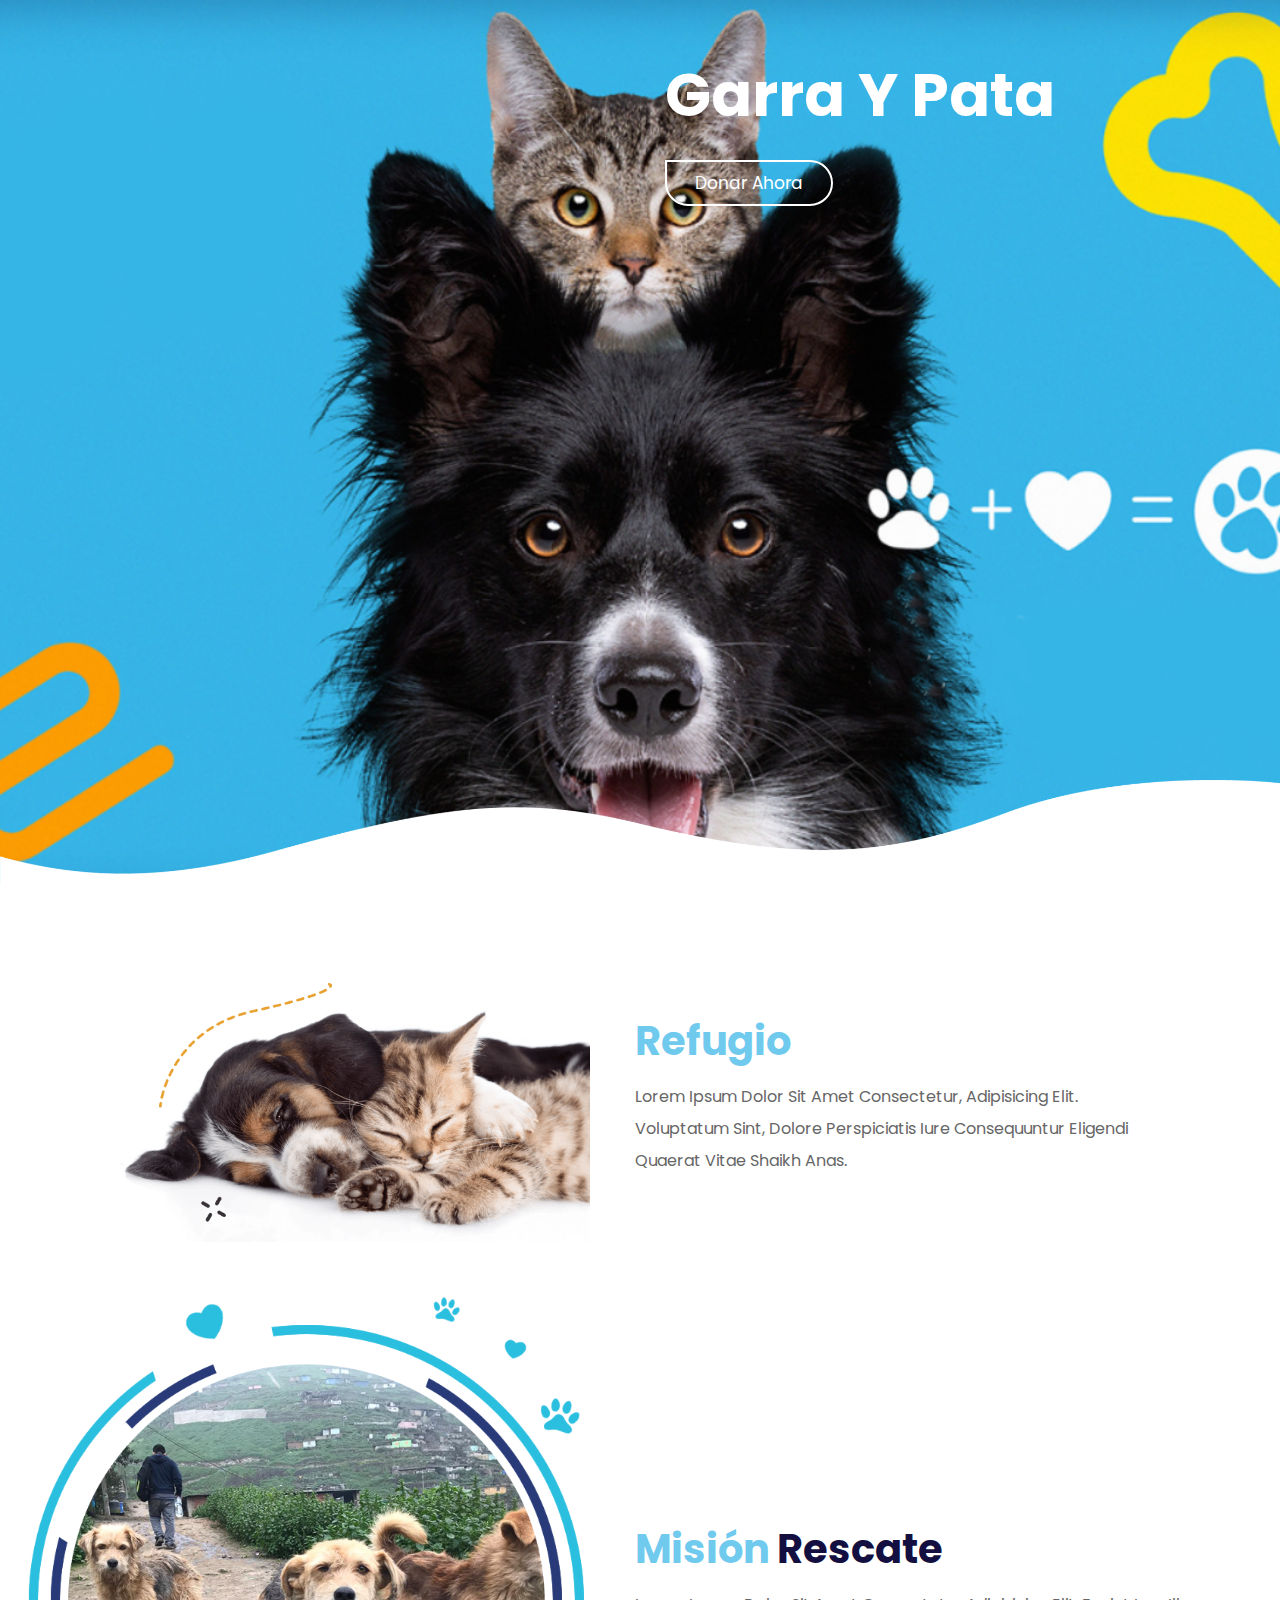
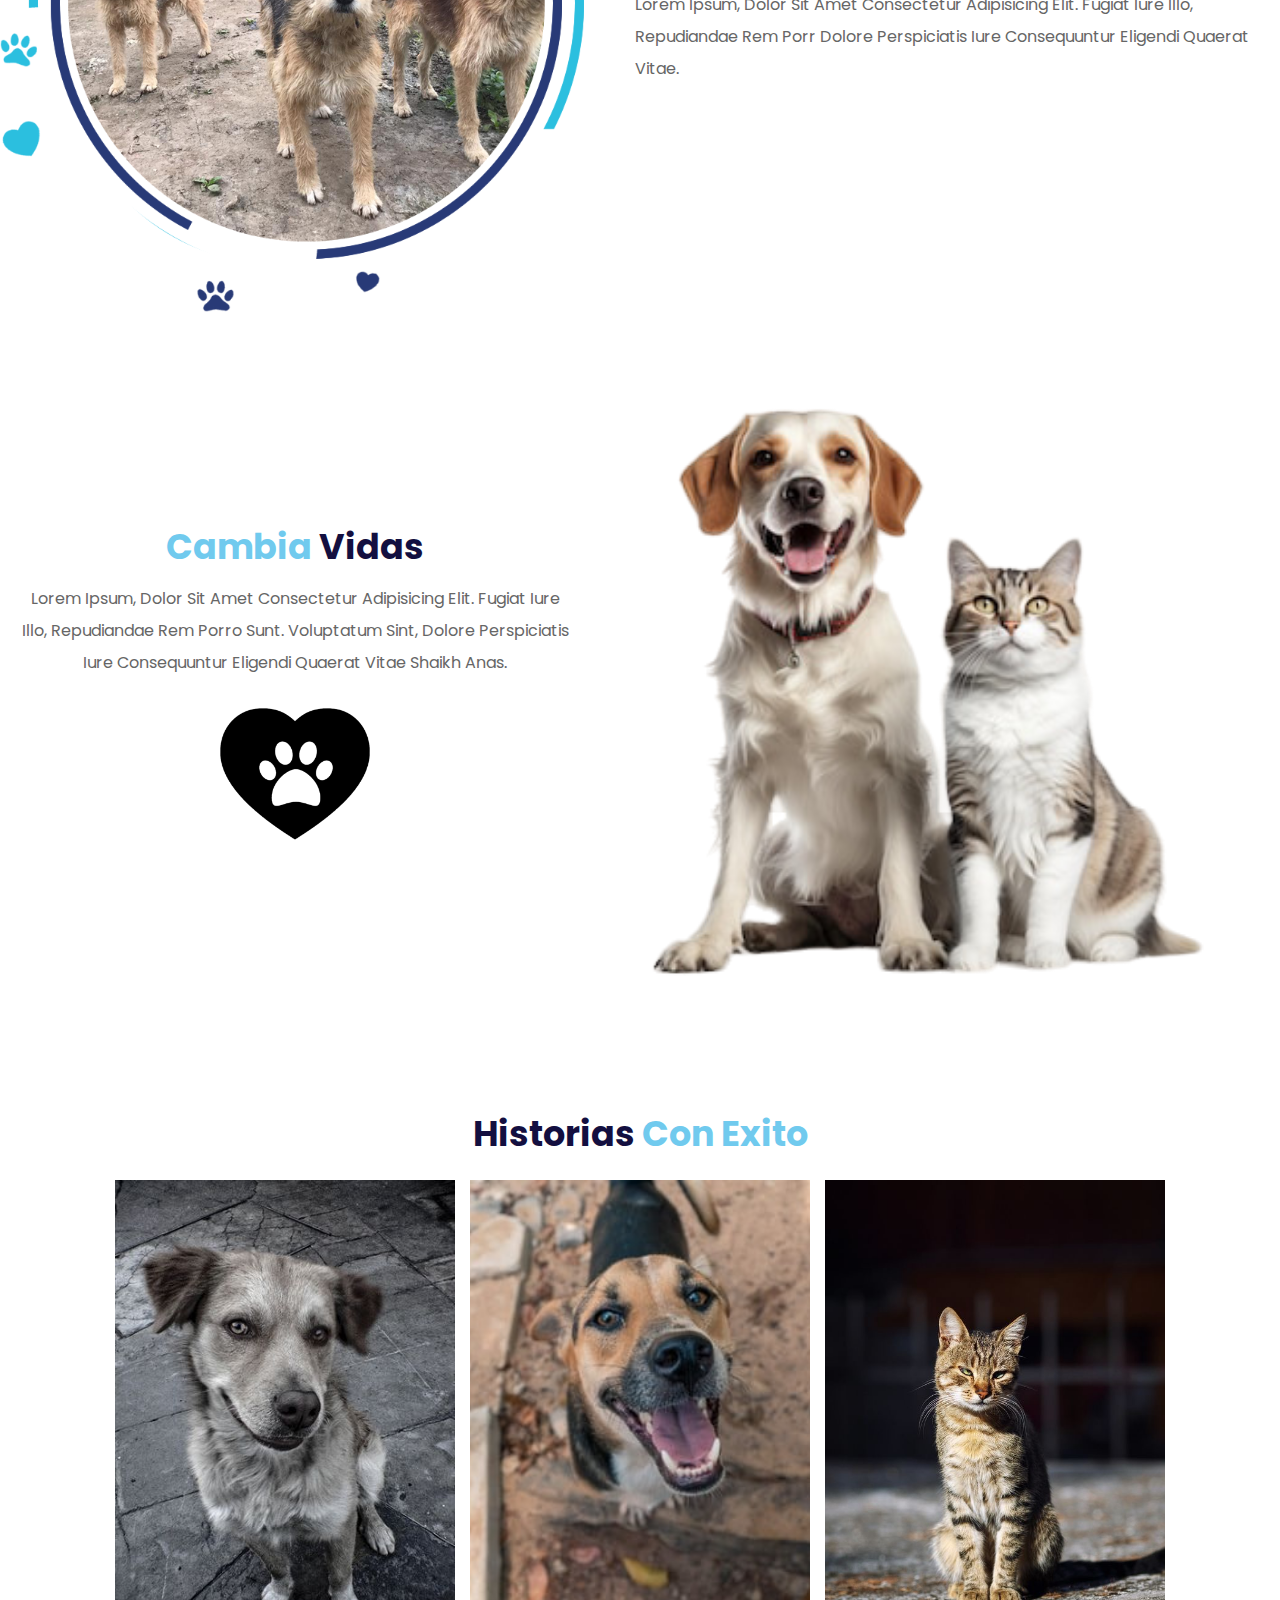
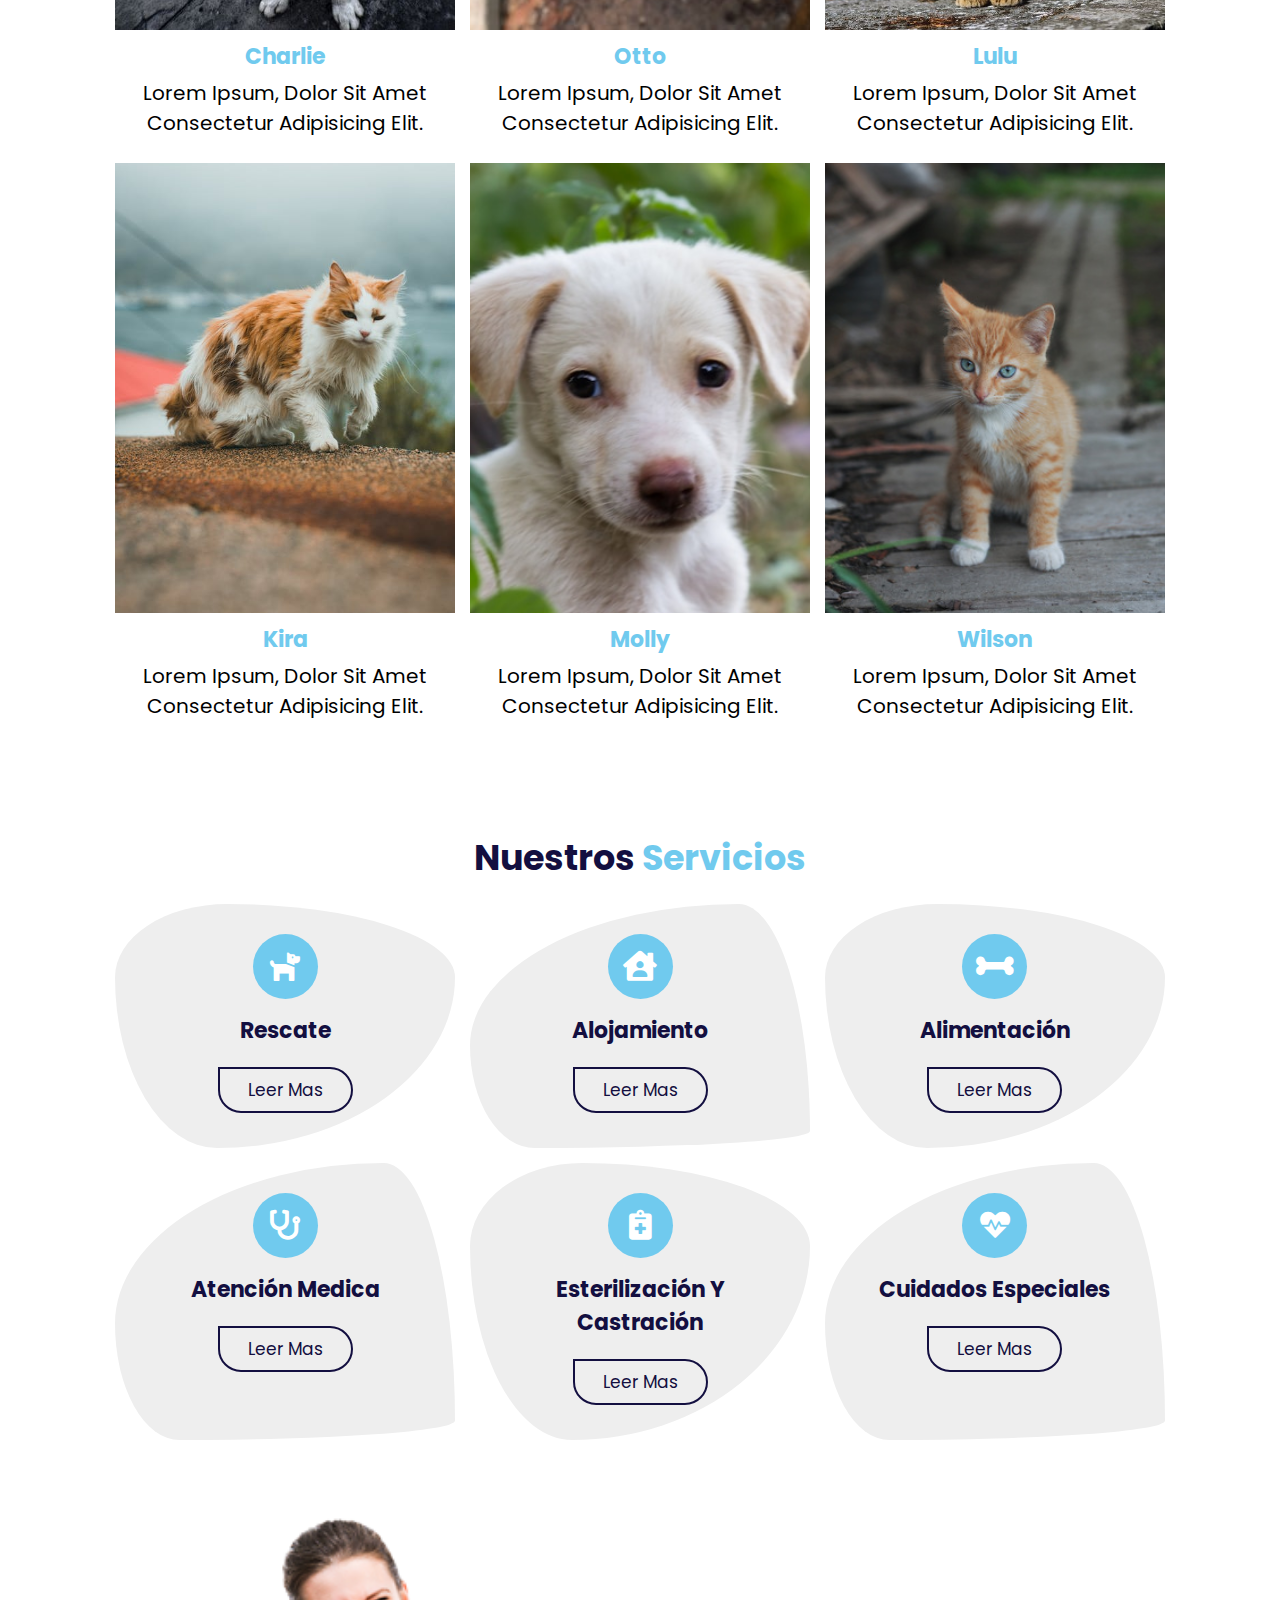
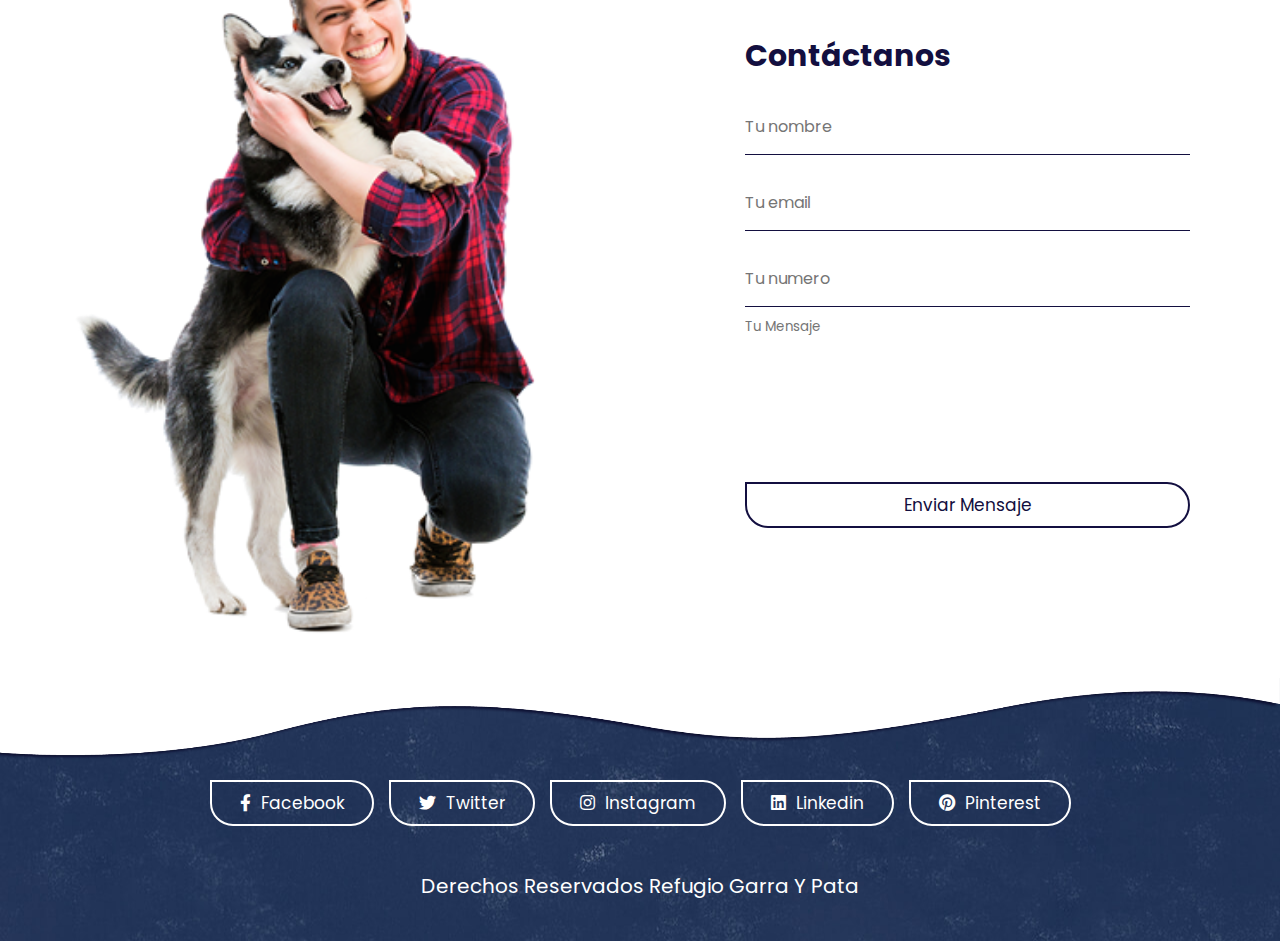
<file: index.html>
<!DOCTYPE html>
<html lang="en">
<head>
    <meta charset="UTF-8">
    <meta http-equiv="X-UA-Compatible" content="IE=edge">
    <meta name="viewport" content="width=device-width, initial-scale=1.0">
    <title>¡AMIGUITOS DE 4 PATAS!</title>

    <!-- font awesome cdn link  -->
    <link rel="stylesheet" href="https://cdnjs.cloudflare.com/ajax/libs/font-awesome/5.15.4/css/all.min.css">

    <!-- custom css file link  -->
    <link rel="stylesheet" href="css/style.css">

</head>
<body>
  
<!-- header section starts  -->

<header class="header">

    <a href="#" class="logo"> <i class="fas fa-paw"></i> Garra y Pata </a>

    <nav class="navbar">
        <a href="index inicio.html">inicio</a>
        <a href="index sobre.html">sobre animalitos</a>
        <a href="index shop.html">historias con Exito</a>
        <a href="index servicios.html">servicios</a>
        <a href="index contacto.html">contactanos!</a>
    </nav>

    <div class="icons">
        <div class="fas fa-bars" id="menu-btn"></div>

        <div class="fas fa-user" id="login-btn"></div>
    </div>

    <form action="" class="login-form">
        <h3>ingresar</h3>
        <input type="email" name="" placeholder="ingrese su email" id="" class="box">
        <input type="contraseña" name="" placeholder="ingrese su contraseña" id="" class="box">
        <div class="recordar">
            <input type="checkbox" name="" id="recordar">
            <label for="recordar">recordar</label>
        </div>
        <input type="submit" value="acceder" class="btn">
        <div class="links">
            <a href="#">recordar contraseña</a>
            <a href="#">ingresar</a>
        </div>
    </form>

</header>

<!-- header section ends -->

<!-- inicio section starts  -->
<section class="inicio" id="inicio">

    <div class="content">
        <h3>Garra y Pata</h3>
        <a href="#" class="btn">Donar ahora </a>
    </div>
    <img src="image/bottom_wave.png" class="wave" alt="">

</section>

<!-- inicio section ends -->

<!-- sobre section starts  -->

<section class="sobre" id="sobre">
<div class="image">
<img src="image/perros-gatos.png" alt="">
    </div>

        <div class="content">
        <h3>
             <span> Refugio </span>
        </h3>
            <p> Lorem ipsum dolor sit amet consectetur, adipisicing elit. Voluptatum sint, dolore perspiciatis iure consequuntur eligendi quaerat vitae shaikh anas.</p>

    </div>

</section>
<div class="sobre">

<div class="image">
<img src="image/rescate perritos.png" alt="">
</div>
<div class="content">
<h3> <span> Misión</span> rescate </h3>
<p>  Lorem ipsum, dolor sit amet consectetur adipisicing elit. 
    Fugiat iure illo, 
    repudiandae rem porr dolore perspiciatis iure 
    consequuntur eligendi quaerat vitae.</p>
</div>

</div>
<div class="cat-food">
    <div class="content">
        <h3> <span> Cambia </span> vidas </h3>
        
        <p>Lorem ipsum, dolor sit amet consectetur adipisicing elit. Fugiat iure illo, repudiandae rem porro sunt.
         Voluptatum sint, dolore perspiciatis iure consequuntur eligendi quaerat vitae shaikh anas.</p>

    <a href="#"> <img src="image/boton donacion.png" alt=""> </a>
    </div>

    <div class="image">
        <img src="image/donacion foto.png" alt="">
    </div>

</div>

<!-- historias con section starts  -->

<section class="shop" id="shop">

    <h1 class="heading"> Historias <span> con Exito </span> </h1>

    <div class="box-container">

        <div class="box">
            <div class="icons">
                <a href="#" class="fas fa-eye"></a>
                <a href="#" class="fas fa-heart"></a>
                <a href="#" class="fas fa-hand-holding-heart"></a>
            </div>
            <div class="image">
                <img src="image/IMG_1JPG.JPG" alt="">
            </div>
            <div class="content">
                <h3>Charlie</h3>
                <div class="amount">Lorem ipsum, dolor sit amet consectetur adipisicing elit.</div>
            </div>
        </div>

        <div class="box">
            <div class="icons">
                <a href="#" class="fas fa-eye"></a>
                <a href="#" class="fas fa-heart"></a>
                <a href="#" class="fas fa-hand-holding-heart"></a>
            </div>
            <div class="image">
                <img src="image/IMG_2.JPG" alt="">
            </div>
            <div class="content">
                <h3>Otto</h3>
                <div class="amount">Lorem ipsum, dolor sit amet consectetur adipisicing elit.</div>
            </div>
        </div>

        <div class="box">
            <div class="icons">
                <a href="#" class="fas fa-eye"></a>
                <a href="#" class="fas fa-heart"></a>
                <a href="#" class="fas fa-hand-holding-heart"></a>
            </div>
            <div class="image">
                <img src="image/IMG_3JPG.JPG" alt="">
            </div>
            <div class="content">
                <h3>Lulu</h3>
                <div class="amount">Lorem ipsum, dolor sit amet consectetur adipisicing elit.</div>
            </div>
        </div>

        <div class="box">
            <div class="icons">
                <a href="#" class="fas fa-eye"></a>
                <a href="#" class="fas fa-heart"></a>
                <a href="#" class="fas fa-hand-holding-heart"></a>
            </div>
            <div class="image">
                <img src="image/IMG_4.JPG" alt="">
            </div>
            <div class="content">
                <h3>Kira</h3>
                <div class="amount">Lorem ipsum, dolor sit amet consectetur adipisicing elit.</div>
            </div>
        </div>

        <div class="box">
            <div class="icons">
                <a href="#" class="fas fa-eye"></a>
                <a href="#" class="fas fa-heart"></a>
                <a href="#" class="fas fa-hand-holding-heart"></a>
            </div>
            <div class="image">
                <img src="image/IMG_5.JPG" alt="">
            </div>
            <div class="content">
                <h3>Molly</h3>
                <div class="amount">Lorem ipsum, dolor sit amet consectetur adipisicing elit.</div>
            </div>
        </div>

        <div class="box">
            <div class="icons">
                <a href="#" class="fas fa-eye"></a>
                <a href="#" class="fas fa-heart"></a>
                <a href="#" class="fas fa-hand-holding-heart"></a>
            </div>
            <div class="image">
                <img src="image/IMG_6.JPG" alt="">
            </div>
            <div class="content">
                <h3>Wilson</h3>
                <div class="amount">Lorem ipsum, dolor sit amet consectetur adipisicing elit.</div>
            </div>
        </div>

    </div>

</section>

<!-- shop section ends -->

<!-- servicios section starts  -->

<section class="servicios" id="servicios">

    <h1 class="heading"> Nuestros <span>servicios</span> </h1>

    <div class="box-container">

        <div class="box">
            <i class="fas fa-dog"></i>
            <h3>Rescate</h3>
            <a href="#" class="btn">leer mas</a>
        </div>

        <div class="box">
            <i class="fas fa-house-user"></i>
            <h3>Alojamiento</h3>
            <a href="#" class="btn">leer mas</a>
        </div>

        <div class="box">
            <i class="fas fa-bone"></i>
            <h3>Alimentación</h3>
            <a href="#" class="btn">leer mas</a>
        </div>

        <div class="box">
            <i class="fas fa-stethoscope"></i>
            <h3>Atención medica</h3>
            <a href="#" class="btn">leer mas</a>
        </div>

        <div class="box">
            <i class="fas fa-notes-medical"></i>
            <h3>Esterilización y Castración</h3> 
            <a href="#" class="btn">leer mas</a>
        </div>

        <div class="box">
            <i class="fas fa-heartbeat"></i>
            <h3>Cuidados especiales</h3>
            <a href="#" class="btn">leer mas</a>
        </div>

    </div>

</section>

<!-- servicios section ends -->



<section class="contacto" id="contacto">

    <div class="image">
        <img src="image/tutores.png" alt="">
    </div>

    <form action="">
        <h3>Contáctanos</h3>
        <input type="text" placeholder="Tu nombre" class="box">
        <input type="email" placeholder="Tu email" class="box">
        <input type="tumber" placeholder="Tu numero" class="box">
        <textarea name="" placeholder="Tu mensaje" id="" cols="30" rows="10"></textarea>
        <input type="submit" value="Enviar mensaje" class="btn">
    </form>

</section>

<section class="footer">

    <img src="image/top_wave.png" alt="">

    <div class="share">
        <a href="#" class="btn"> <i class="fab fa-facebook-f"></i> facebook </a>
        <a href="#" class="btn"> <i class="fab fa-twitter"></i> twitter </a>
        <a href="#" class="btn"> <i class="fab fa-instagram"></i> instagram </a>
        <a href="#" class="btn"> <i class="fab fa-linkedin"></i> linkedin </a>
        <a href="#" class="btn"> <i class="fab fa-pinterest"></i> pinterest </a>
    </div>

    <div class="credit">  derechos reservados refugio garra y pata </div>

</section>




















<!-- custom js file link  -->
<script src="js/script.js"></script>

</body>
</html>
</file>
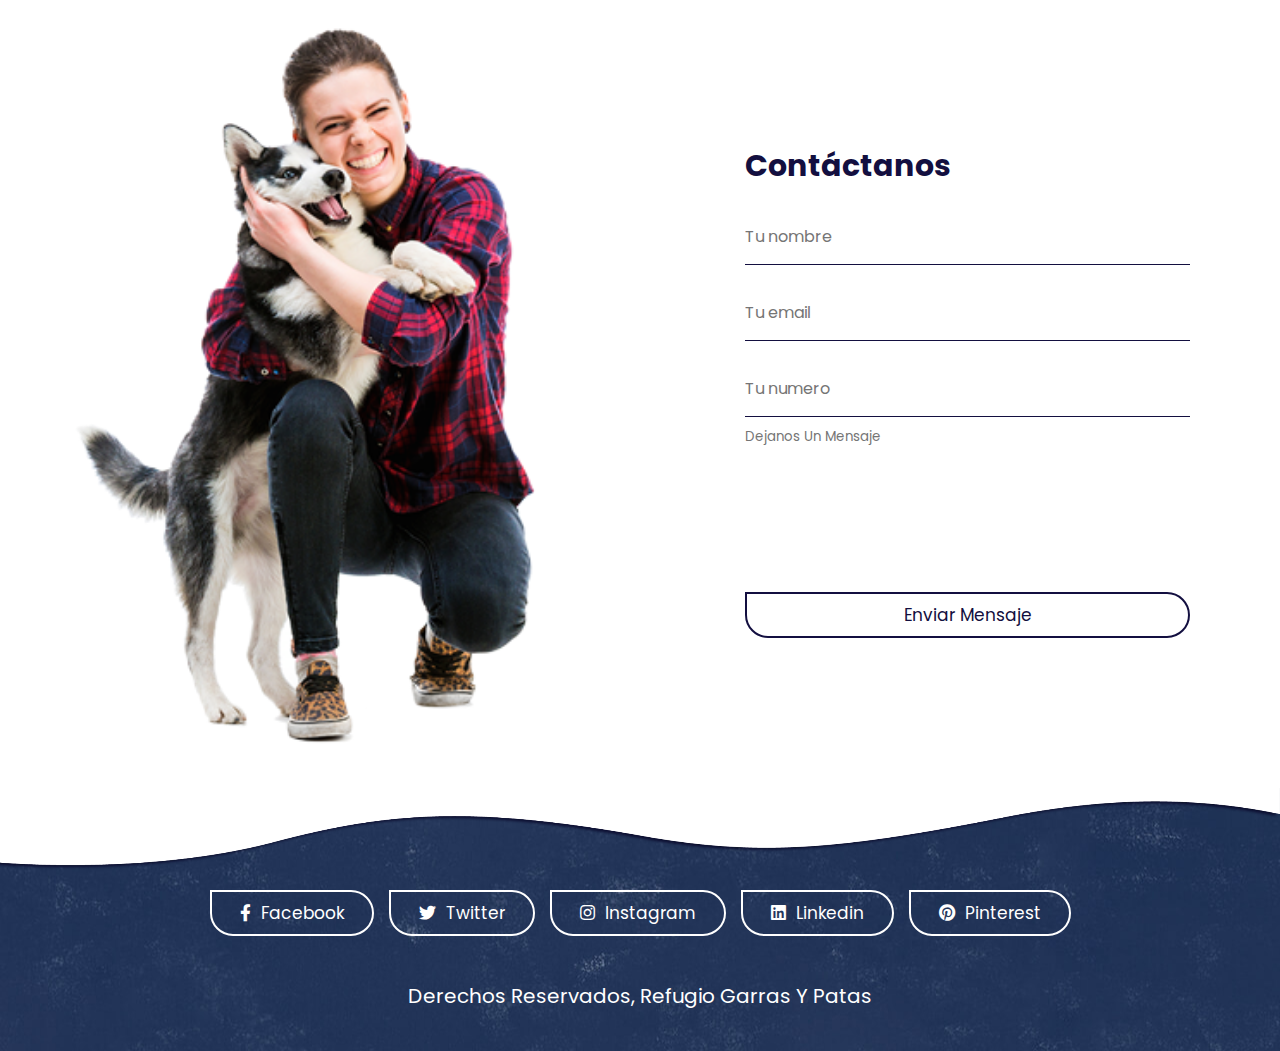
<file: index contacto.html>
<!DOCTYPE html>
<html lang="en">
<head>
    <meta charset="UTF-8">
    <meta http-equiv="X-UA-Compatible" content="IE=edge">
    <meta name="viewport" content="width=device-width, initial-scale=1.0">
    <title>¡AMIGUITOS DE 4 PATAS!</title>

    <!-- font awesome cdn link  -->
    <link rel="stylesheet" href="https://cdnjs.cloudflare.com/ajax/libs/font-awesome/5.15.4/css/all.min.css">

    <!-- custom css file link  -->
    <link rel="stylesheet" href="css/style.css">
    
  </head>
  <body>
    <!-- header section starts  -->

<header class="header">

    <a href="#" class="logo"> <i class="fas fa-paw"></i> Garra y Pata </a>

    <nav class="navbar">
        <a href="index inicio.html">inicio</a>
        <a href="index sobre.html">sobre</a>
        <a href="index shop.html">historias con Exito</a>
        <a href="index servicios.html">servicios</a>
        <a href="index contacto.html">contacto</a>
    </nav>

    <div class="icons">
        <div class="fas fa-bars" id="menu-btn"></div>

        <div class="fas fa-user" id="login-btn"></div>
    </div>

    <form action="" class="login-form">
        <h3>ingresar</h3>
        <input type="email" name="" placeholder="ingrese su email" id="" class="box">
        <input type="contraseña" name="" placeholder="ingrese su contraseña" id="" class="box">
        <div class="recordar">
            <input type="checkbox" name="" id="recordar">
            <label for="recordar">recordar</label>
        </div>
        <input type="submit" value="acceder" class="btn">
        <div class="links">
            <a href="#">recordar contraseña</a>
            <a href="#">ingresar</a>
        </div>
    </form>

</header>

<!-- header section ends -->

<section class="contacto" id="contacto">

    <div class="image">
        <img src="image/tutores.png" alt="">
    </div>

    <form action="">
        <h3>Contáctanos</h3>
        <input type="text" placeholder="Tu nombre" class="box">
        <input type="email" placeholder="Tu email" class="box">
        <input type="tumber" placeholder="Tu numero" class="box">
        <textarea name="" placeholder="Dejanos un mensaje" id="" cols="30" rows="10"></textarea>
        <input type="submit" value="Enviar mensaje" class="btn">
    </form>

</section>

<section class="footer">

    <img src="image/top_wave.png" alt="">

    <div class="share">
        <a href="#" class="btn"> <i class="fab fa-facebook-f"></i> facebook </a>
        <a href="#" class="btn"> <i class="fab fa-twitter"></i> twitter </a>
        <a href="#" class="btn"> <i class="fab fa-instagram"></i> instagram </a>
        <a href="#" class="btn"> <i class="fab fa-linkedin"></i> linkedin </a>
        <a href="#" class="btn"> <i class="fab fa-pinterest"></i> pinterest </a>
    </div>

    <div class="credit">  derechos reservados, refugio garras y patas </div>

</section>




<!-- custom js file link  -->
<script src="js/script.js"></script>

</body>
</html>
</file>
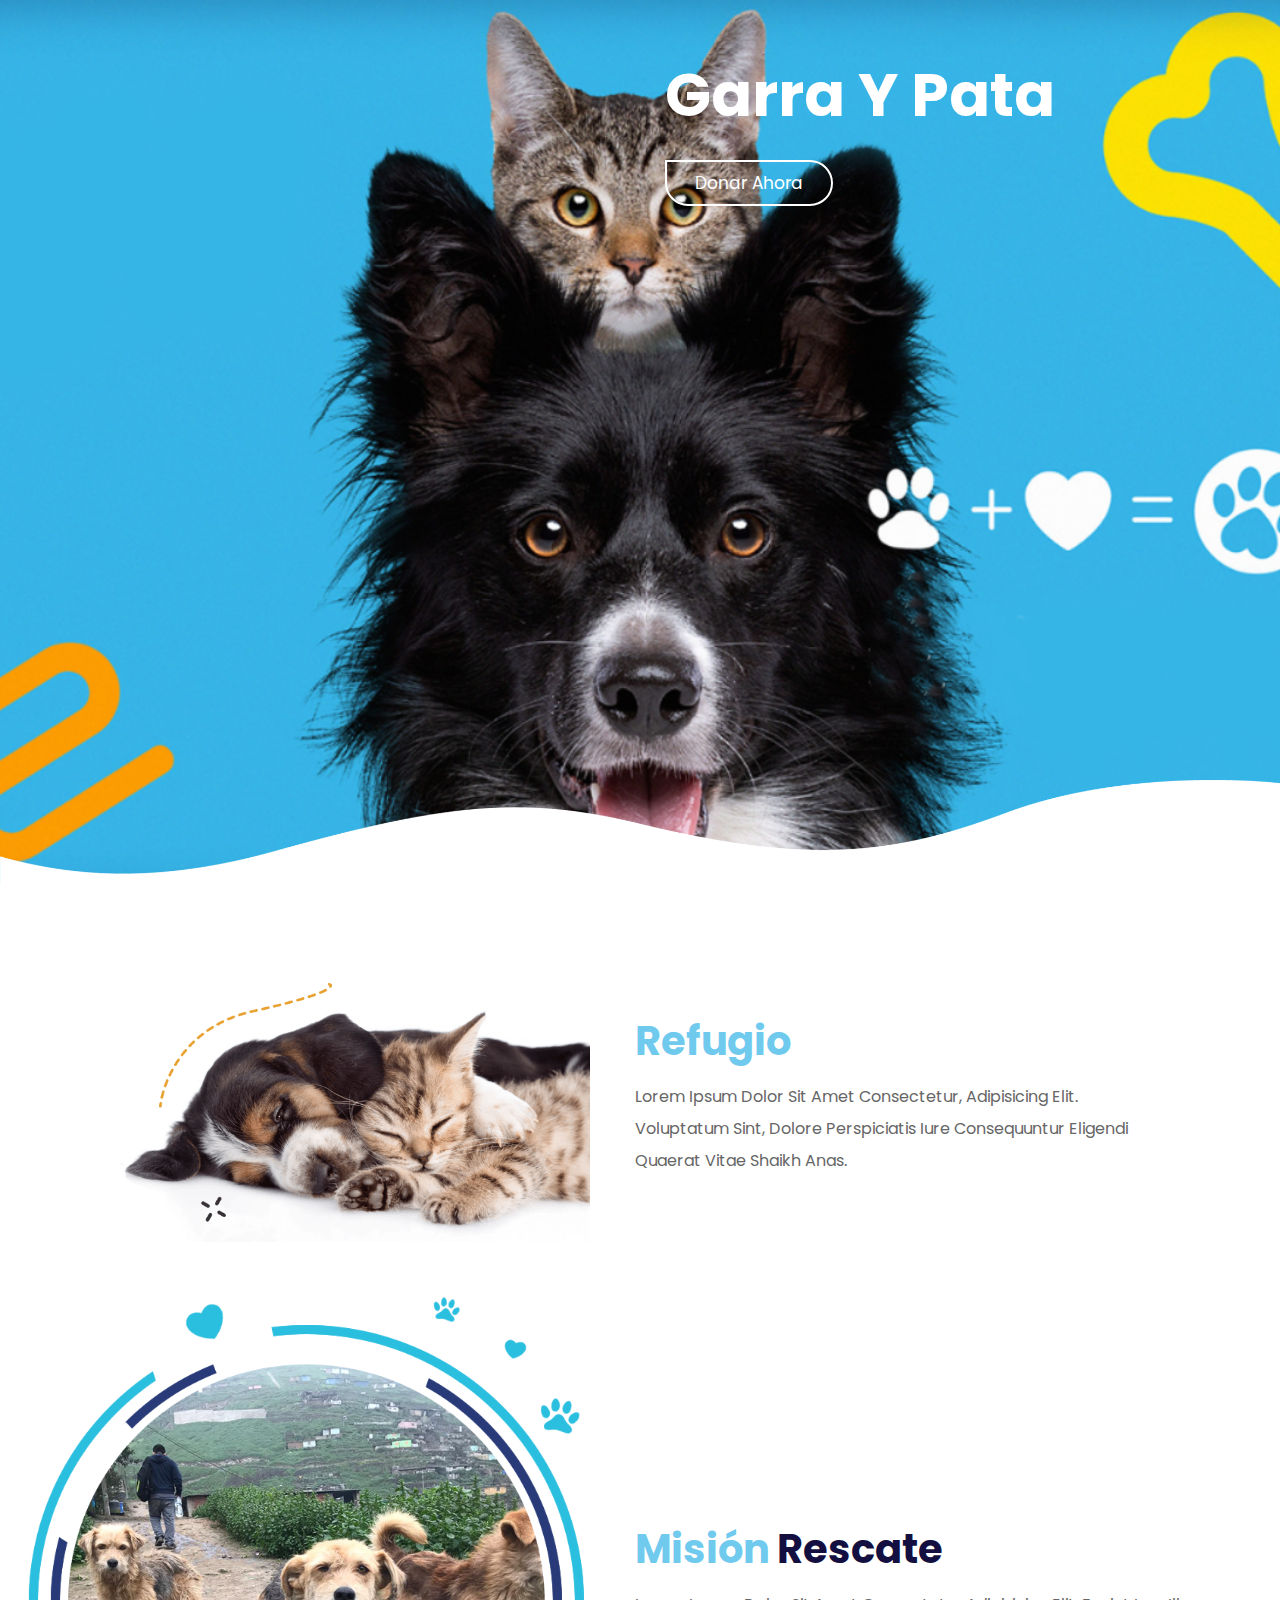
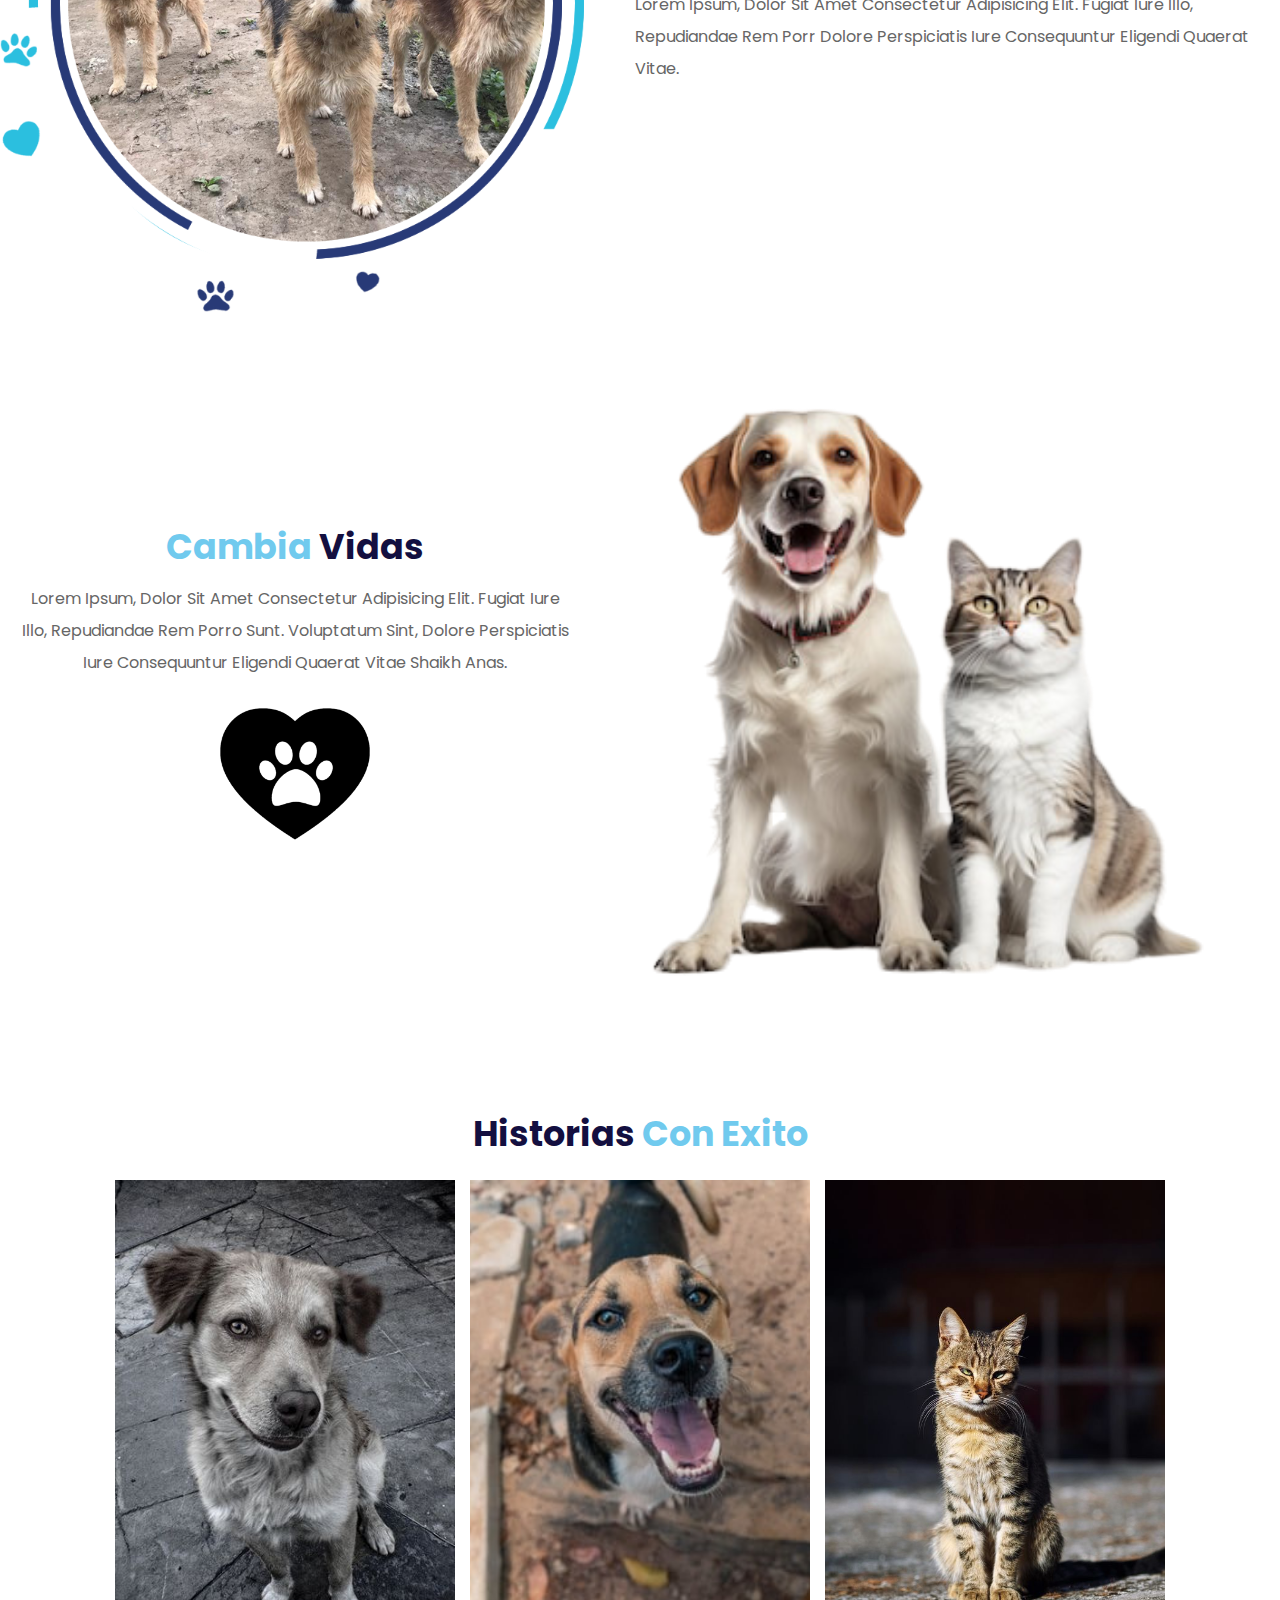
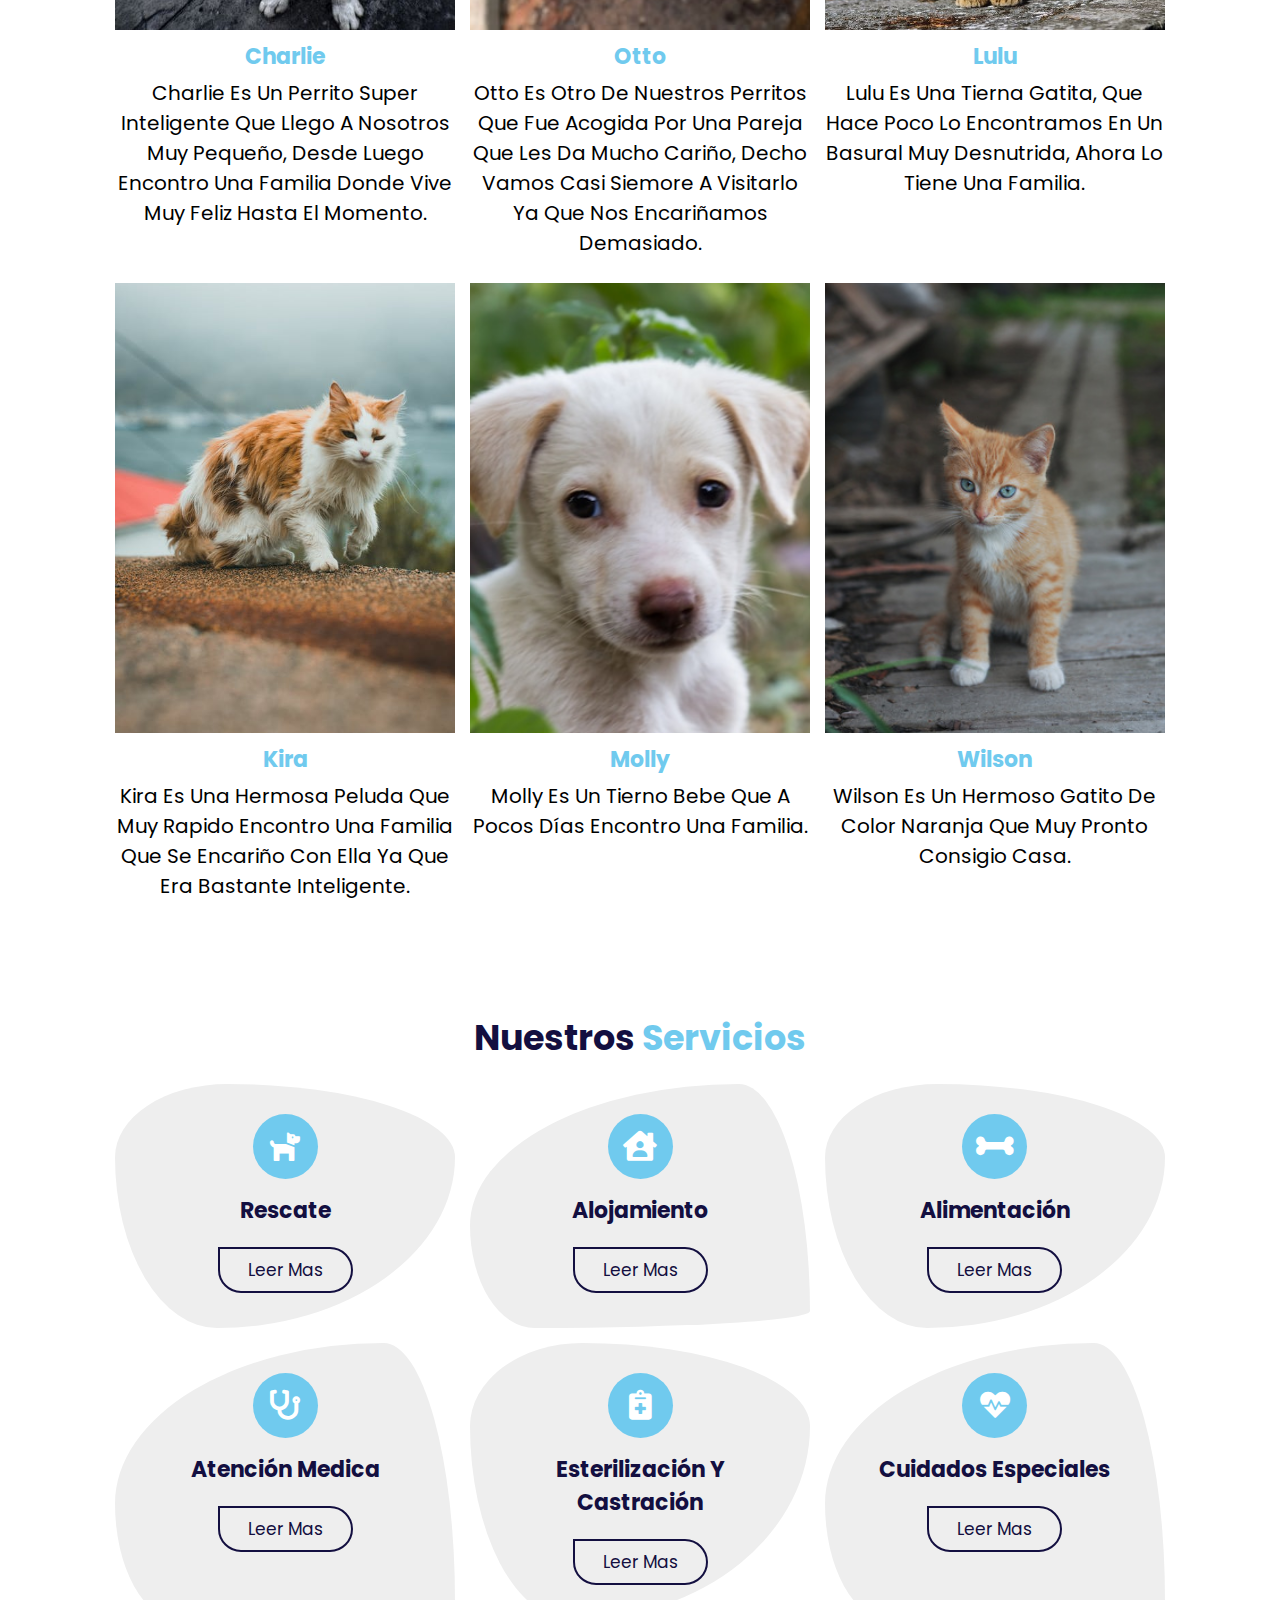
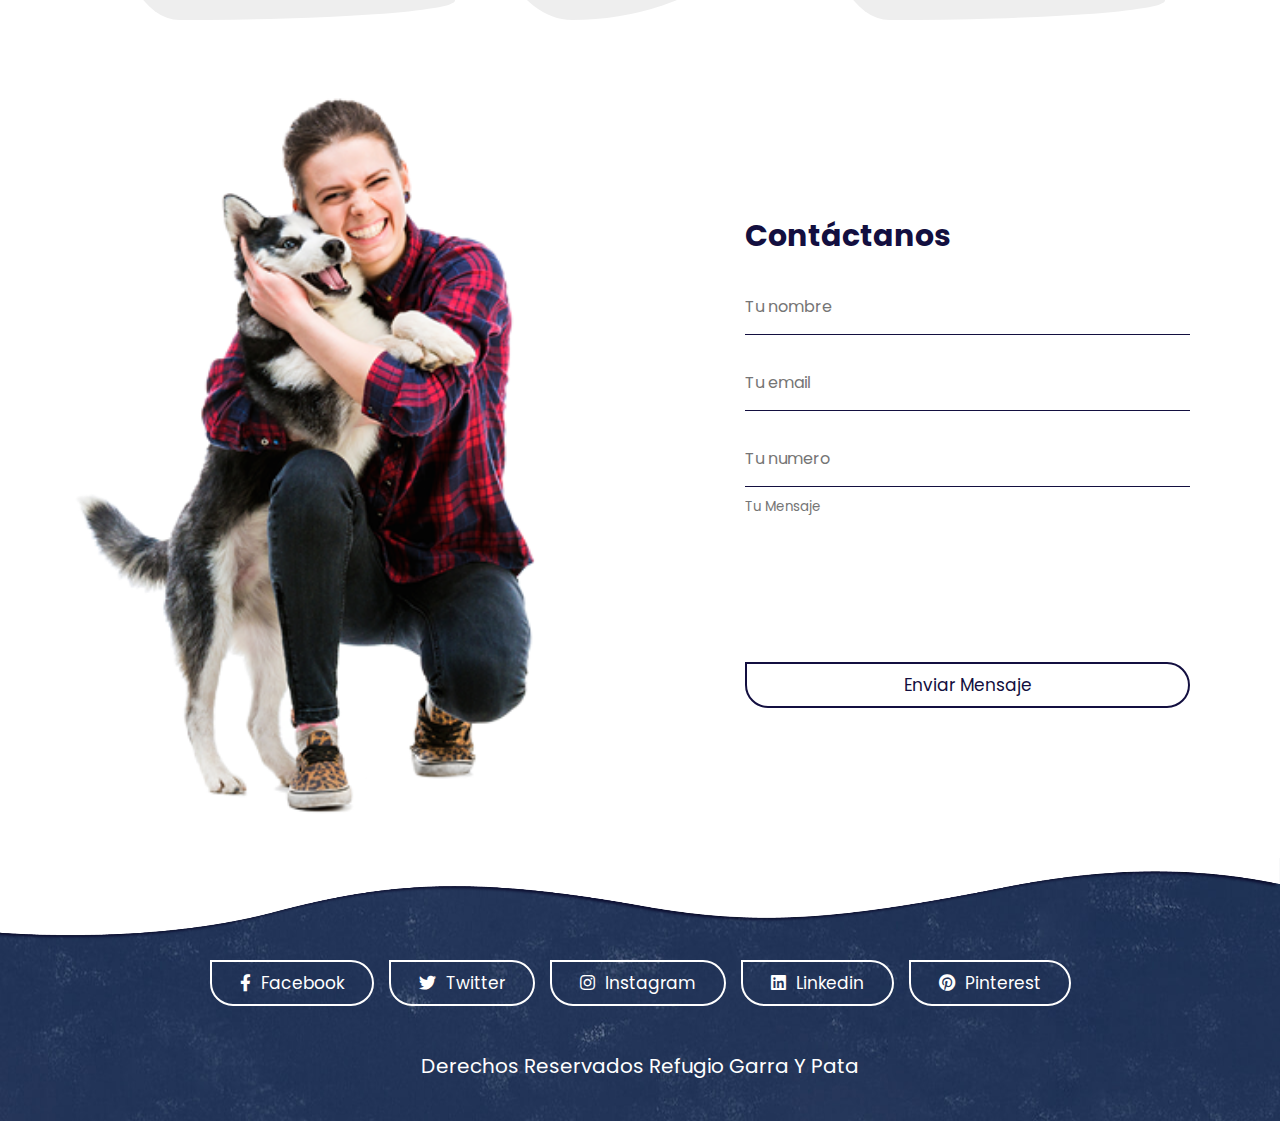
<file: index inicio.html>
<!DOCTYPE html>
<html lang="en">
<head>
    <meta charset="UTF-8">
    <meta http-equiv="X-UA-Compatible" content="IE=edge">
    <meta name="viewport" content="width=device-width, initial-scale=1.0">
    <title>¡AMIGUITOS DE 4 PATAS!</title>

    <!-- font awesome cdn link  -->
    <link rel="stylesheet" href="https://cdnjs.cloudflare.com/ajax/libs/font-awesome/5.15.4/css/all.min.css">

    <!-- custom css file link  -->
    <link rel="stylesheet" href="css/style.css">

</head>
<body>
  
<!-- header section starts  -->

<header class="header">

    <a href="#" class="logo"> <i class="fas fa-paw"></i> Garras y Patas </a>

    <nav class="navbar">
        <a href="index inicio.html">inicio</a>
        <a href="index sobre.html">sobre animalitos</a>
        <a href="index shop.html">historias con Exito</a>
        <a href="index servicios.html">servicios</a>
        <a href="index contacto.html">contactactanos</a>
    </nav>

    <div class="icons">
        <div class="fas fa-bars" id="menu-btn"></div>

        <div class="fas fa-user" id="login-btn"></div>
    </div>

    <form action="" class="login-form">
        <h3>ingresar</h3>
        <input type="email" name="" placeholder="ingrese su email" id="" class="box">
        <input type="contraseña" name="" placeholder="ingrese su contraseña" id="" class="box">
        <div class="recordar">
            <input type="checkbox" name="" id="recordar">
            <label for="recordar">recordar</label>
        </div>
        <input type="submit" value="acceder" class="btn">
        <div class="links">
            <a href="#">recordar contraseña</a>
            <a href="#">ingresar</a>
        </div>
    </form>

</header>

<!-- header section ends -->

<!-- inicio section starts  -->
<section class="inicio" id="inicio">

    <div class="content">
        <h3>Garra y Pata</h3>
        <a href="#" class="btn">Donar ahora </a>
    </div>
    <img src="image/bottom_wave.png" class="wave" alt="">

</section>

<!-- inicio section ends -->

<!-- sobre section starts  -->

<section class="sobre" id="sobre">
<div class="image">
<img src="image/perros-gatos.png" alt="">
    </div>

        <div class="content">
        <h3>
             <span> Refugio </span>
        </h3>
            <p> Lorem ipsum dolor sit amet consectetur, adipisicing elit. Voluptatum sint, dolore perspiciatis iure consequuntur eligendi quaerat vitae shaikh anas.</p>

    </div>

</section>
<div class="sobre">

<div class="image">
<img src="image/rescate perritos.png" alt="">
</div>
<div class="content">
<h3> <span> Misión</span> rescate </h3>
<p>  Lorem ipsum, dolor sit amet consectetur adipisicing elit. Fugiat iure illo, 
    repudiandae rem porr dolore perspiciatis iure consequuntur eligendi quaerat vitae.</p>
</div>

</div>
<div class="cat-food">
    <div class="content">
        <h3> <span> Cambia </span> vidas </h3>
        
        <p>Lorem ipsum, dolor sit amet consectetur adipisicing elit. Fugiat iure illo, repudiandae rem porro sunt.
         Voluptatum sint, dolore perspiciatis iure consequuntur eligendi quaerat vitae shaikh anas.</p>

    <a href="#"> <img src="image/boton donacion.png" alt=""> </a>
    </div>

    <div class="image">
        <img src="image/donacion foto.png" alt="">
    </div>

</div>

<!-- historias con section starts  -->

<section class="shop" id="shop">

    <h1 class="heading"> Historias <span> con Exito </span> </h1>

    <div class="box-container">

        <div class="box">
            <div class="icons">
                <a href="#" class="fas fa-eye"></a>
                <a href="#" class="fas fa-heart"></a>
                <a href="#" class="fas fa-hand-holding-heart"></a>
            </div>
            <div class="image">
                <img src="image/IMG_1JPG.JPG" alt="">
            </div>
            <div class="content">
                <h3>Charlie</h3>
                <div class="amount">Charlie es un perrito super inteligente que llego a nosotros muy pequeño, desde luego encontro una familia donde vive muy feliz hasta el momento.</div>
            </div>
        </div>

        <div class="box">
            <div class="icons">
                <a href="#" class="fas fa-eye"></a>
                <a href="#" class="fas fa-heart"></a>
                <a href="#" class="fas fa-hand-holding-heart"></a>
            </div>
            <div class="image">
                <img src="image/IMG_2.JPG" alt="">
            </div>
            <div class="content">
                <h3>Otto</h3>
                <div class="amount">Otto es otro de nuestros perritos que fue acogida por una pareja que les da mucho cariño, decho vamos casi siemore a visitarlo ya que nos encariñamos demasiado.</div>
            </div>
        </div>

        <div class="box">
            <div class="icons">
                <a href="#" class="fas fa-eye"></a>
                <a href="#" class="fas fa-heart"></a>
                <a href="#" class="fas fa-hand-holding-heart"></a>
            </div>
            <div class="image">
                <img src="image/IMG_3JPG.JPG" alt="">
            </div>
            <div class="content">
                <h3>Lulu</h3>
                <div class="amount">Lulu es una tierna gatita, que hace poco lo encontramos en un basural muy desnutrida, ahora lo tiene una familia.</div>
            </div>
        </div>

        <div class="box">
            <div class="icons">
                <a href="#" class="fas fa-eye"></a>
                <a href="#" class="fas fa-heart"></a>
                <a href="#" class="fas fa-hand-holding-heart"></a>
            </div>
            <div class="image">
                <img src="image/IMG_4.JPG" alt="">
            </div>
            <div class="content">
                <h3>Kira</h3>
                <div class="amount">Kira es una hermosa peluda que muy rapido encontro una familia que se encariño con ella ya que era bastante inteligente.</div>
            </div>
        </div>

        <div class="box">
            <div class="icons">
                <a href="#" class="fas fa-eye"></a>
                <a href="#" class="fas fa-heart"></a>
                <a href="#" class="fas fa-hand-holding-heart"></a>
            </div>
            <div class="image">
                <img src="image/IMG_5.JPG" alt="">
            </div>
            <div class="content">
                <h3>Molly</h3>
                <div class="amount">Molly es un tierno bebe que a pocos días encontro una familia.</div>
            </div>
        </div>

        <div class="box">
            <div class="icons">
                <a href="#" class="fas fa-eye"></a>
                <a href="#" class="fas fa-heart"></a>
                <a href="#" class="fas fa-hand-holding-heart"></a>
            </div>
            <div class="image">
                <img src="image/IMG_6.JPG" alt="">
            </div>
            <div class="content">
                <h3>Wilson</h3>
                <div class="amount">Wilson es un hermoso gatito de color naranja que muy pronto consigio casa.</div>
            </div>
        </div>

    </div>

</section>

<!-- shop section ends -->

<!-- servicios section starts  -->

<section class="servicios" id="servicios">

    <h1 class="heading"> Nuestros <span>servicios</span> </h1>

    <div class="box-container">

        <div class="box">
            <i class="fas fa-dog"></i>
            <h3>Rescate</h3>
            <a href="#" class="btn">leer mas</a>
        </div>

        <div class="box">
            <i class="fas fa-house-user"></i>
            <h3>Alojamiento</h3>
            <a href="#" class="btn">leer mas</a>
        </div>

        <div class="box">
            <i class="fas fa-bone"></i>
            <h3>Alimentación</h3>
            <a href="#" class="btn">leer mas</a>
        </div>

        <div class="box">
            <i class="fas fa-stethoscope"></i>
            <h3>Atención medica</h3>
            <a href="#" class="btn">leer mas</a>
        </div>

        <div class="box">
            <i class="fas fa-notes-medical"></i>
            <h3>Esterilización y Castración</h3> 
            <a href="#" class="btn">leer mas</a>
        </div>

        <div class="box">
            <i class="fas fa-heartbeat"></i>
            <h3>Cuidados especiales</h3>
            <a href="#" class="btn">leer mas</a>
        </div>

    </div>

</section>

<!-- servicios section ends -->



<section class="contacto" id="contacto">

    <div class="image">
        <img src="image/tutores.png" alt="">
    </div>

    <form action="">
        <h3>Contáctanos</h3>
        <input type="text" placeholder="Tu nombre" class="box">
        <input type="email" placeholder="Tu email" class="box">
        <input type="tumber" placeholder="Tu numero" class="box">
        <textarea name="" placeholder="Tu mensaje" id="" cols="30" rows="10"></textarea>
        <input type="submit" value="Enviar mensaje" class="btn">
    </form>

</section>

<section class="footer">

    <img src="image/top_wave.png" alt="">

    <div class="share">
        <a href="#" class="btn"> <i class="fab fa-facebook-f"></i> facebook </a>
        <a href="#" class="btn"> <i class="fab fa-twitter"></i> twitter </a>
        <a href="#" class="btn"> <i class="fab fa-instagram"></i> instagram </a>
        <a href="#" class="btn"> <i class="fab fa-linkedin"></i> linkedin </a>
        <a href="#" class="btn"> <i class="fab fa-pinterest"></i> pinterest </a>
    </div>

    <div class="credit">  derechos reservados refugio garra y pata </div>

</section>




















<!-- custom js file link  -->
<script src="js/script.js"></script>

</body>
</html>
</file>
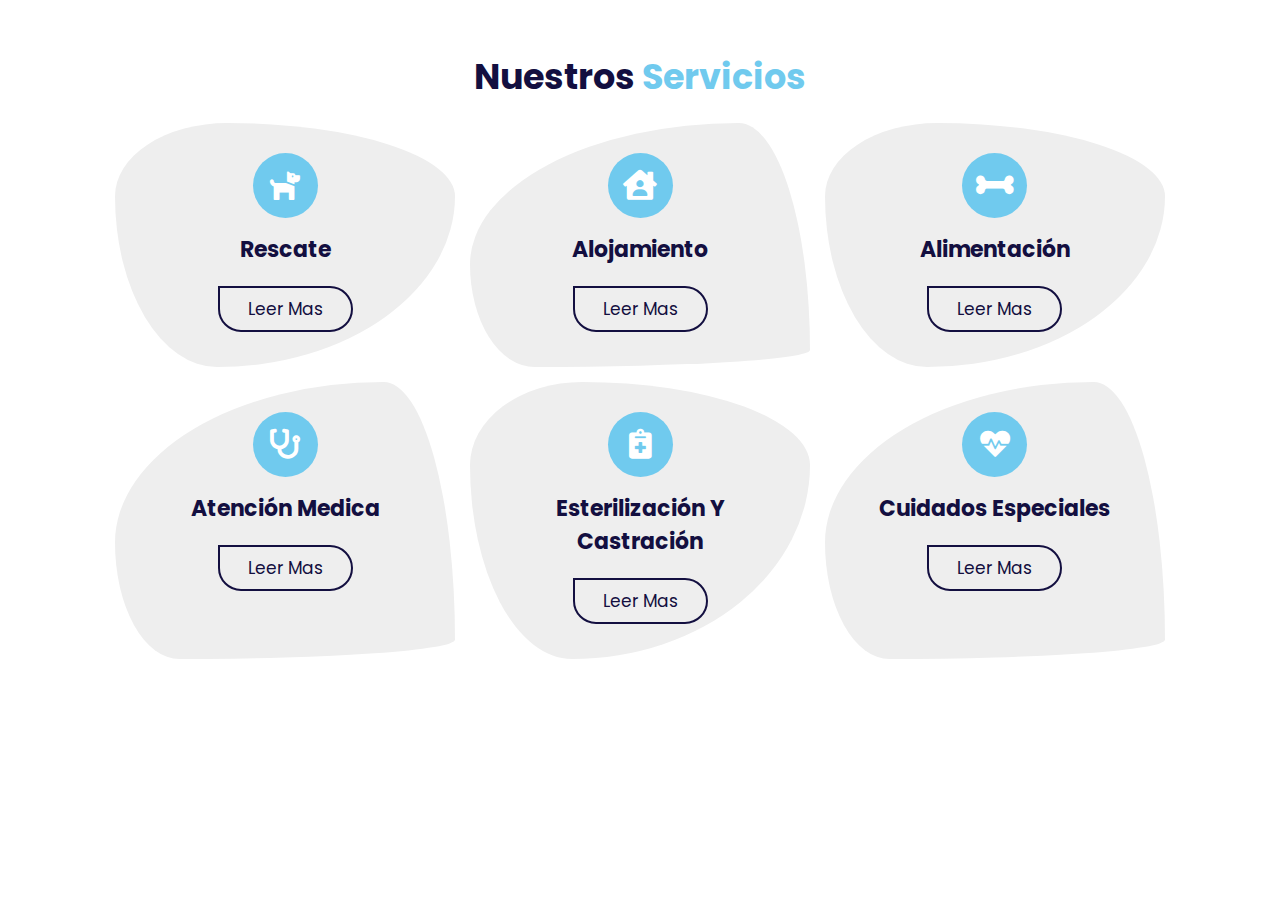
<file: index servicios.html>
<!DOCTYPE html>
<html lang="en">
<head>
    <meta charset="UTF-8">
    <meta http-equiv="X-UA-Compatible" content="IE=edge">
    <meta name="viewport" content="width=device-width, initial-scale=1.0">
    <title>¡AMIGUITOS DE 4 PATAS!</title>

    <!-- font awesome cdn link  -->
    <link rel="stylesheet" href="https://cdnjs.cloudflare.com/ajax/libs/font-awesome/5.15.4/css/all.min.css">

    <!-- custom css file link  -->
    <link rel="stylesheet" href="css/style.css">
  
</head>
<body>

<!-- header section starts  -->

<header class="header">

    <a href="#" class="logo"> <i class="fas fa-paw"></i> Garra y Pata </a>

    <nav class="navbar">
        <a href="index inicio.html">inicio</a>
        <a href="index sobre.html">sobre</a>
        <a href="index shop.html">historias con Exito</a>
        <a href="index servicios.html">servicios</a>
        <a href="index contacto.html">contacto</a>
    </nav>

    <div class="icons">
        <div class="fas fa-bars" id="menu-btn"></div>

        <div class="fas fa-user" id="login-btn"></div>
    </div>

    <form action="" class="login-form">
        <h3>ingresar</h3>
        <input type="email" name="" placeholder="ingrese su email" id="" class="box">
        <input type="contraseña" name="" placeholder="ingrese su contraseña" id="" class="box">
        <div class="recordar">
            <input type="checkbox" name="" id="recordar">
            <label for="recordar">recordar</label>
        </div>
        <input type="submit" value="acceder" class="btn">
        <div class="links">
            <a href="#">recordar contraseña</a>
            <a href="#">ingresar</a>
        </div>
    </form>

</header>

<!-- header section ends -->

<section class="servicios" id="servicios">

    <h1 class="heading"> Nuestros <span>servicios</span> </h1>

    <div class="box-container">

        <div class="box">
            <i class="fas fa-dog"></i>
            <h3>Rescate</h3>
            <a href="#" class="btn">leer mas</a>
        </div>

        <div class="box">
            <i class="fas fa-house-user"></i>
            <h3>Alojamiento</h3>
            <a href="#" class="btn">leer mas</a>
        </div>

        <div class="box">
            <i class="fas fa-bone"></i>
            <h3>Alimentación</h3>
            <a href="#" class="btn">leer mas</a>
        </div>

        <div class="box">
            <i class="fas fa-stethoscope"></i>
            <h3>Atención medica</h3>
            <a href="#" class="btn">leer mas</a>
        </div>

        <div class="box">
            <i class="fas fa-notes-medical"></i>
            <h3>Esterilización y Castración</h3> 
            <a href="#" class="btn">leer mas</a>
        </div>

        <div class="box">
            <i class="fas fa-heartbeat"></i>
            <h3>Cuidados especiales</h3>
            <a href="#" class="btn">leer mas</a>
        </div>

    </div>

</section>







<!-- custom js file link  -->
<script src="js/script.js"></script>

</body>
</html>
</file>
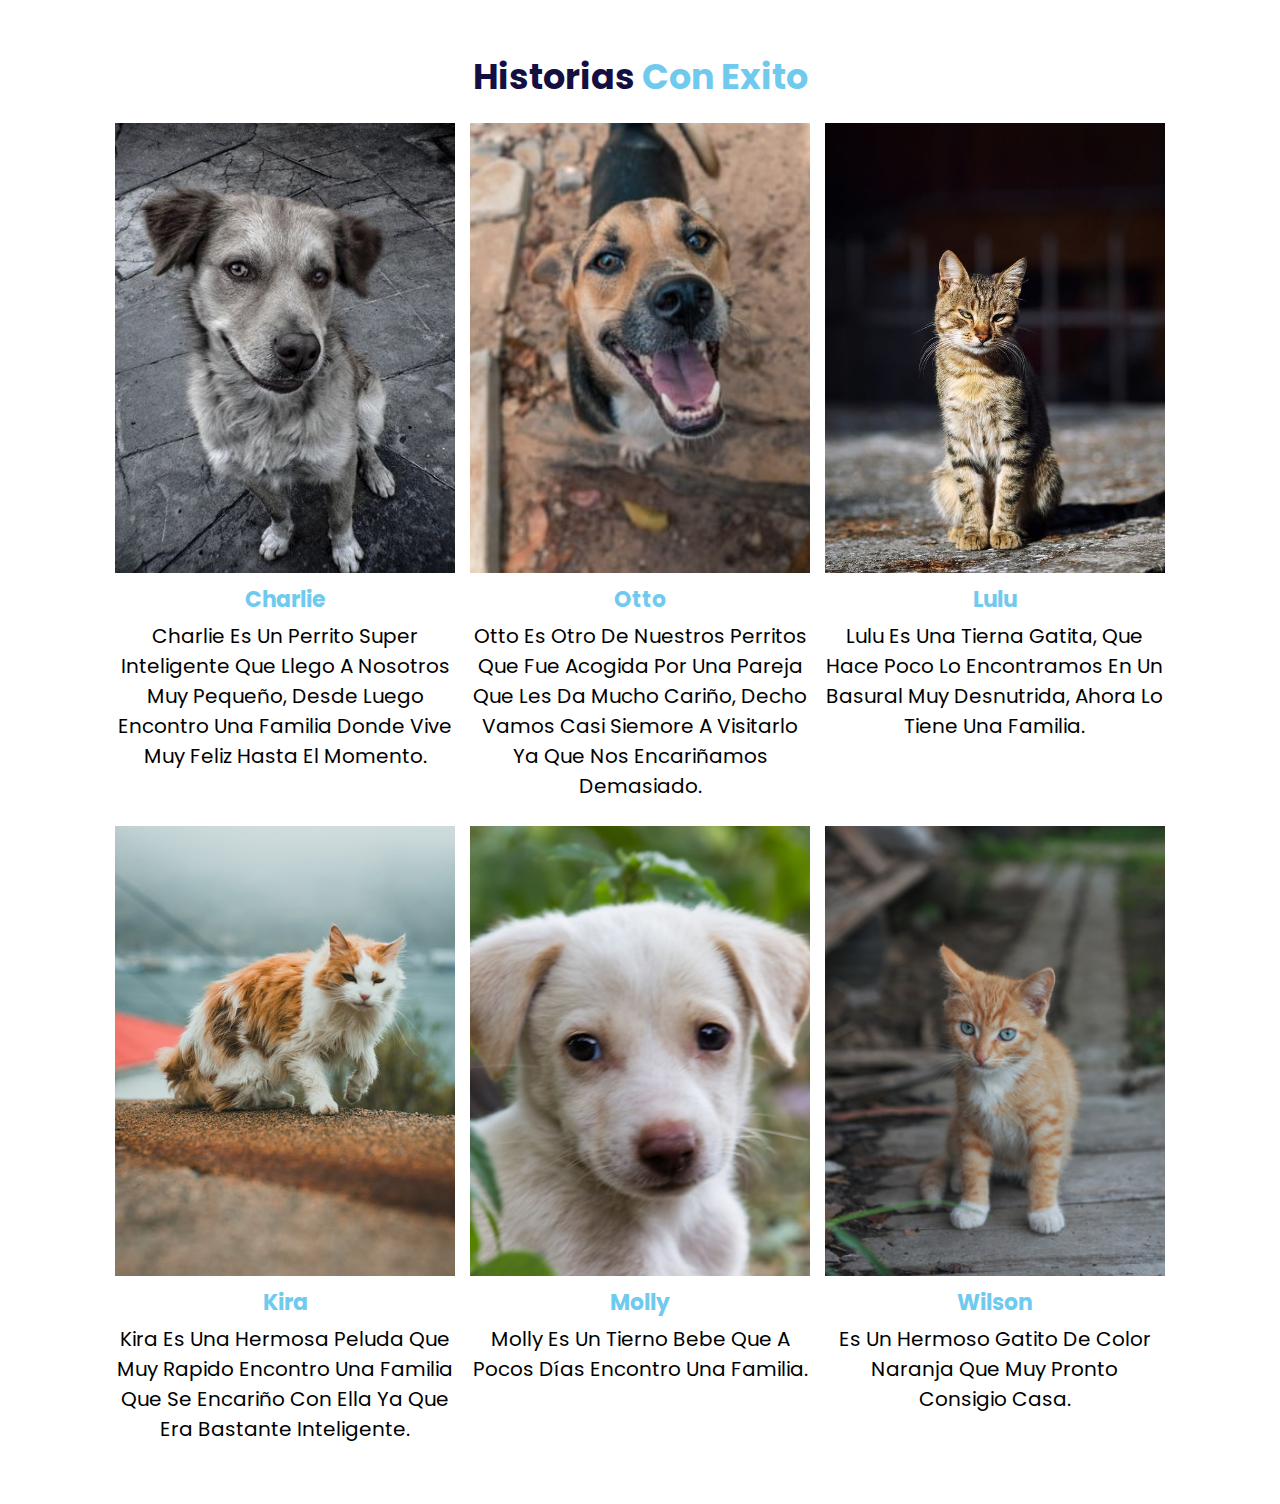
<file: index shop.html>
<!DOCTYPE html>
<html lang="en">
<head>
    <meta charset="UTF-8">
    <meta http-equiv="X-UA-Compatible" content="IE=edge">
    <meta name="viewport" content="width=device-width, initial-scale=1.0">
    <title>¡AMIGUITOS DE 4 PATAS!</title>

    <!-- font awesome cdn link  -->
    <link rel="stylesheet" href="https://cdnjs.cloudflare.com/ajax/libs/font-awesome/5.15.4/css/all.min.css">

    <!-- custom css file link  -->
    <link rel="stylesheet" href="css/style.css">

</head>
<body>

    <!-- header section starts  -->

<header class="header">

    <a href="#" class="logo"> <i class="fas fa-paw"></i> Garra y Pata </a>

    <nav class="navbar">
        <a href="index inicio.html">inicio</a>
        <a href="index sobre.html">sobre</a>
        <a href="index shop.html">historias con Exito</a>
        <a href="index servicios.html">servicios</a>
        <a href="index contacto.html">contacto</a>
    </nav>

    <div class="icons">
        <div class="fas fa-bars" id="menu-btn"></div>

        <div class="fas fa-user" id="login-btn"></div>
    </div>

    <form action="" class="login-form">
        <h3>ingresar</h3>
        <input type="email" name="" placeholder="ingrese su email" id="" class="box">
        <input type="contraseña" name="" placeholder="ingrese su contraseña" id="" class="box">
        <div class="recordar">
            <input type="checkbox" name="" id="recordar">
            <label for="recordar">recordar</label>
        </div>
        <input type="submit" value="acceder" class="btn">
        <div class="links">
            <a href="#">recordar contraseña</a>
            <a href="#">ingresar</a>
        </div>
    </form>
<!-- header section ends -->

</header>
<section class="shop" id="shop">
    <h1 class="heading"> Historias <span> con Exito </span> </h1>

    <div class="box-container">

        <div class="box">
            <div class="icons">
                <a href="#" class="fas fa-eye"></a>
                <a href="#" class="fas fa-heart"></a>
                <a href="#" class="fas fa-hand-holding-heart"></a>
            </div>
            <div class="image">
                <img src="image/IMG_1JPG.JPG" alt="">
            </div>
            <div class="content">
                <h3>Charlie</h3>
                <div class="amount">Charlie es un perrito super inteligente que llego a nosotros muy pequeño, desde luego encontro una familia donde vive muy feliz hasta el momento.</div>
            </div>
        </div>

        <div class="box">
            <div class="icons">
                <a href="#" class="fas fa-eye"></a>
                <a href="#" class="fas fa-heart"></a>
                <a href="#" class="fas fa-hand-holding-heart"></a>
            </div>
            <div class="image">
                <img src="image/IMG_2.JPG" alt="">
            </div>
            <div class="content">
                <h3>Otto</h3>
                <div class="amount">Otto es otro de nuestros perritos que fue acogida por una pareja que les da mucho cariño, decho vamos casi siemore a visitarlo ya que nos encariñamos demasiado.</div>
            </div>
        </div>

        <div class="box">
            <div class="icons">
                <a href="#" class="fas fa-eye"></a>
                <a href="#" class="fas fa-heart"></a>
                <a href="#" class="fas fa-hand-holding-heart"></a>
            </div>
            <div class="image">
                <img src="image/IMG_3JPG.JPG" alt="">
            </div>
            <div class="content">
                <h3>Lulu</h3>
                <div class="amount">Lulu es una tierna gatita, que hace poco lo encontramos en un basural muy desnutrida, ahora lo tiene una familia.</div>
            </div>
        </div>

        <div class="box">
            <div class="icons">
                <a href="#" class="fas fa-eye"></a>
                <a href="#" class="fas fa-heart"></a>
                <a href="#" class="fas fa-hand-holding-heart"></a>
            </div>
            <div class="image">
                <img src="image/IMG_4.JPG" alt="">
            </div>
            <div class="content">
                <h3>Kira</h3>
                <div class="amount">Kira es una hermosa peluda que muy rapido encontro una familia que se encariño con ella ya que era bastante inteligente.</div>
            </div>
        </div>

        <div class="box">
            <div class="icons">
                <a href="#" class="fas fa-eye"></a>
                <a href="#" class="fas fa-heart"></a>
                <a href="#" class="fas fa-hand-holding-heart"></a>
            </div>
            <div class="image">
                <img src="image/IMG_5.JPG" alt="">
            </div>
            <div class="content">
                <h3>Molly</h3>
                <div class="amount">Molly es un tierno bebe que a pocos días encontro una familia.</div>
            </div>
        </div>

        <div class="box">
            <div class="icons">
                <a href="#" class="fas fa-eye"></a>
                <a href="#" class="fas fa-heart"></a>
                <a href="#" class="fas fa-hand-holding-heart"></a>
            </div>
            <div class="image">
                <img src="image/IMG_6.JPG" alt="">
            </div>
            <div class="content">
                <h3>Wilson</h3>
                <div class="amount">es un hermoso gatito de color naranja que muy pronto consigio casa.</div>
            </div>
        </div>

    </div>

</section>




<!-- custom js file link  -->
<script src="js/script.js"></script>

</body>
</html>
</file>
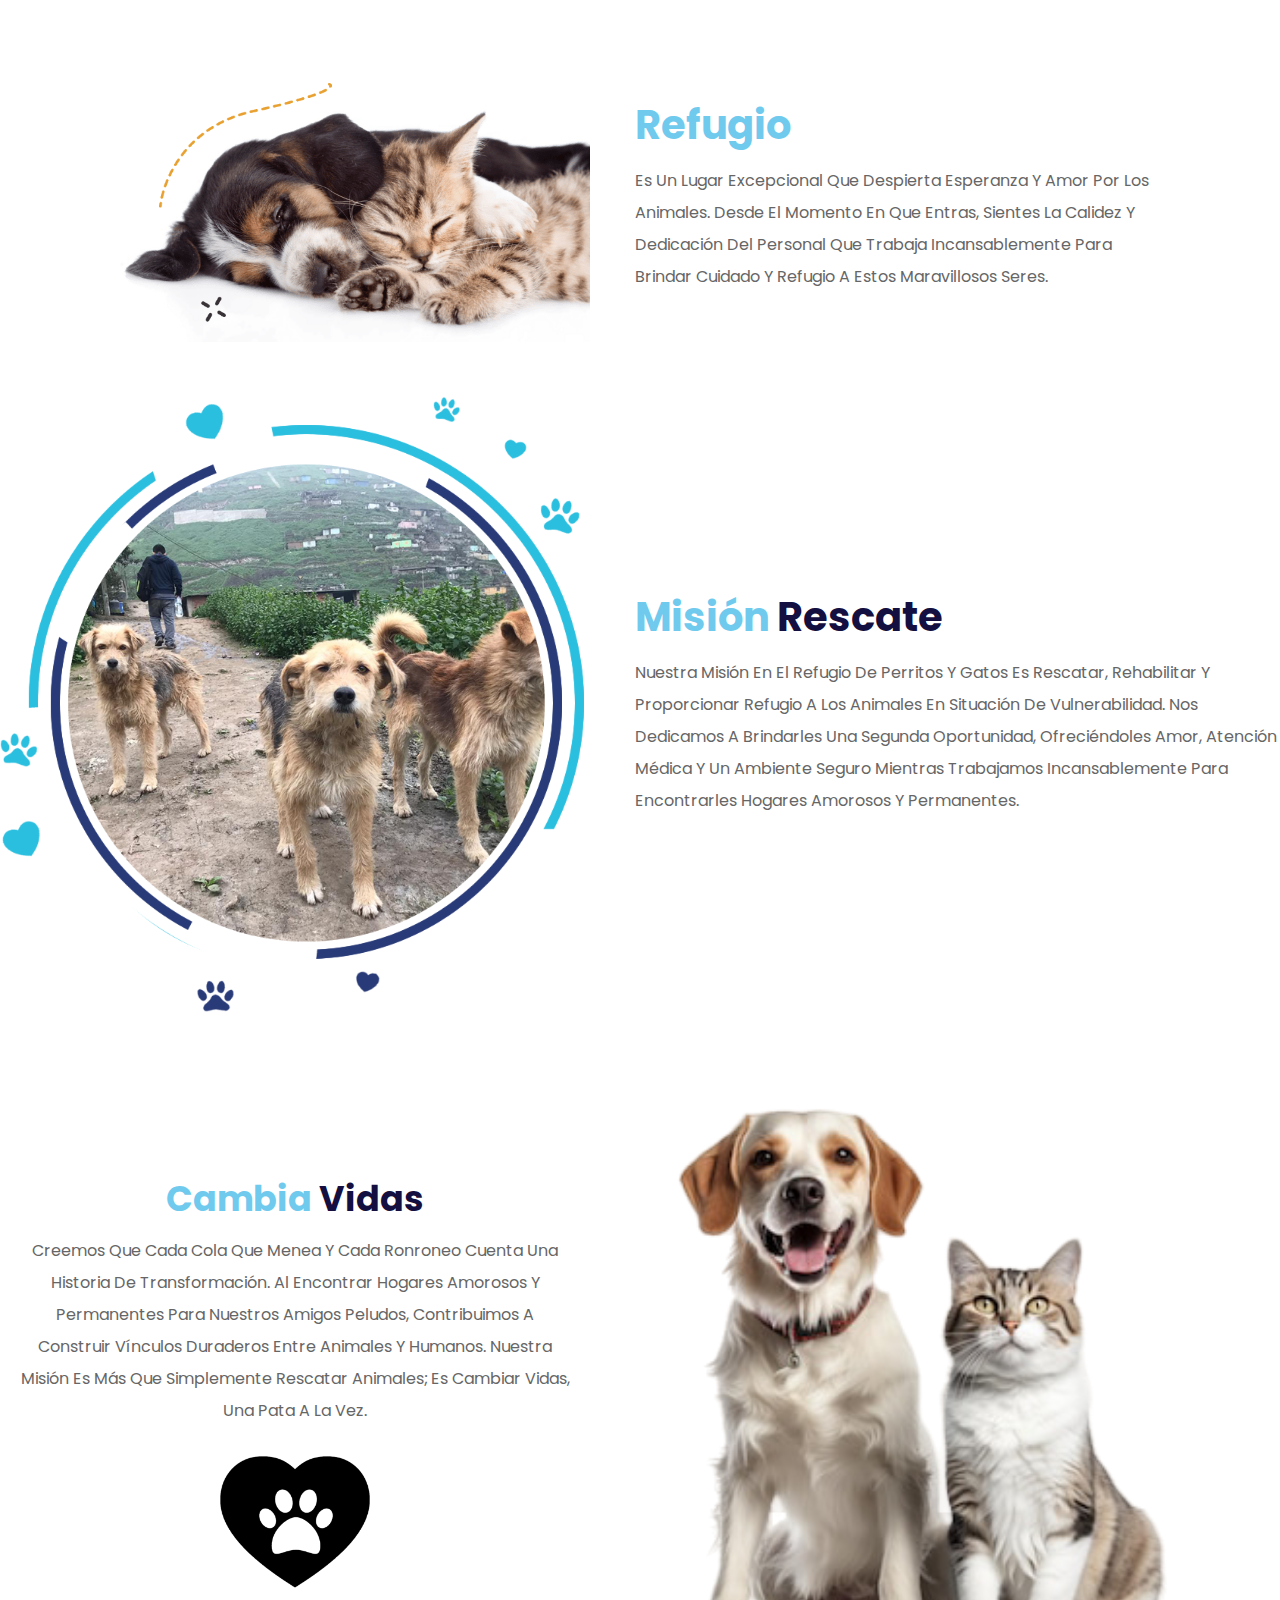
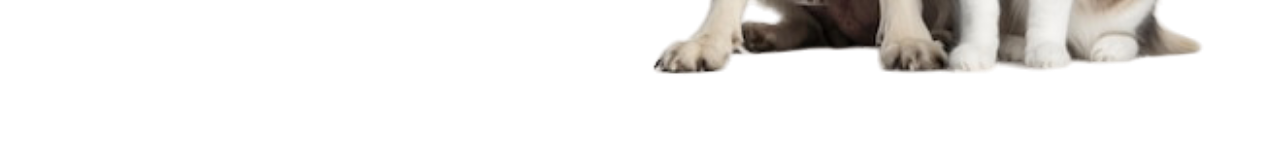
<file: index sobre.html>
<!DOCTYPE html>
<html lang="en">
<head>
    <meta charset="UTF-8">
    <meta http-equiv="X-UA-Compatible" content="IE=edge">
    <meta name="viewport" content="width=device-width, initial-scale=1.0">
    <title>¡AMIGUITOS DE 4 PATAS!</title>

    <!-- font awesome cdn link  -->
    <link rel="stylesheet" href="https://cdnjs.cloudflare.com/ajax/libs/font-awesome/5.15.4/css/all.min.css">

    <!-- custom css file link  -->
    <link rel="stylesheet" href="css/style.css">
</head>
<body>
<!-- header section starts  -->
    
<header class="header">

    <a href="#" class="logo"> <i class="fas fa-paw"></i> Garra y Pata </a>

    <nav class="navbar">
        <a href="index inicio.html">inicio</a>
        <a href="index sobre.html">sobre</a>
        <a href="index shop.html">historias con Exito</a>
        <a href="index servicios.html">servicios</a>
        <a href="index contacto.html">contacto</a>
    </nav>

    <div class="icons">
        <div class="fas fa-bars" id="menu-btn"></div>

        <div class="fas fa-user" id="login-btn"></div>
    </div>

    <form action="" class="login-form">
        <h3>ingresar</h3>
        <input type="email" name="" placeholder="ingrese su email" id="" class="box">
        <input type="contraseña" name="" placeholder="ingrese su contraseña" id="" class="box">
        <div class="recordar">
            <input type="checkbox" name="" id="recordar">
            <label for="recordar">recordar</label>
        </div>
        <input type="submit" value="acceder" class="btn">
        <div class="links">
            <a href="#">recordar contraseña</a>
            <a href="#">ingresar</a>
        </div>
    </form>
</header>

<!-- header section ends -->


</header>
    <section class="sobre" id="sobre">
        <div class="image">
        <img src="image/perros-gatos.png" alt="">
            </div>
        
                <div class="content">
                <h3>
                     <span> Refugio </span>
                </h3>
                    <p> es un lugar excepcional que despierta esperanza y amor por los animales. Desde el momento en que entras, sientes la calidez y dedicación del personal que trabaja incansablemente para brindar cuidado y refugio a estos maravillosos seres.</p>
            </div>
        
        </section>
        <div class="sobre">
        
        <div class="image">
        <img src="image/rescate perritos.png" alt="">
        </div>
        <div class="content">
        <h3> <span> Misión</span> rescate </h3>
        <p>  Nuestra misión en el Refugio de Perritos y Gatos es rescatar, rehabilitar y proporcionar refugio a los animales en situación de vulnerabilidad. Nos dedicamos a brindarles una segunda oportunidad, ofreciéndoles amor, atención médica y un ambiente seguro mientras trabajamos incansablemente para encontrarles hogares amorosos y permanentes.</p>
        
        </div>
        
        </div>
        <div class="cat-food">
            <div class="content">
                <h3> <span> Cambia </span> vidas </h3>
                
                <p>Creemos que cada cola que menea y cada ronroneo cuenta una historia de transformación. Al encontrar hogares amorosos y permanentes para nuestros amigos peludos, contribuimos a construir vínculos duraderos entre animales y humanos. Nuestra misión es más que simplemente rescatar animales; es cambiar vidas, una pata a la vez.</p>
        
            <a href="#"> <img src="image/boton donacion.png" alt=""> </a>
            </div>
        
            <div class="image">
                <img src="image/donacion foto.png" alt="">
            </div>
        
        </div>




<!-- custom js file link  -->
<script src="js/script.js"></script>

</body>
</html>
</file>
<file: css/style.css>
@import url("https://fonts.googleapis.com/css2?family=Poppins:wght@100;300;400;500;600&display=swap");
* {
  font-family: 'Poppins', sans-serif;
  margin: 0;
  padding: 0;
  -webkit-box-sizing: border-box;
          box-sizing: border-box;
  outline: none;
  border: none;
  text-decoration: none;
  text-transform: capitalize;
  -webkit-transition: .2s linear;
  transition: .2s linear;
}

html {
  font-size: 62.5%;
  overflow-x: hidden;
  scroll-behavior: smooth;
  scroll-padding-top: 4rem;
}

html::-webkit-scrollbar {
  width: 1rem;
}

html::-webkit-scrollbar-track {
  background: transparent;
}

html::-webkit-scrollbar-thumb {
  background: #70CAEE;
  border-radius: 5rem;
}

section {
  padding: 5rem 9%;
}

.heading {
  padding-bottom: 2rem;
  text-align: center;
  font-size: 3.5rem;
  color: #130f40;
}

.heading span {
  color: #70CAEE;
}

.btn {
  display: inline-block;
  margin-top: 1rem;
  padding: .8rem 2.8rem;
  border-radius: 5rem;
  border-top-left-radius: 0;
  border: 0.2rem solid #130f40;
  cursor: pointer;
  background: none;
  color: #130f40;
  font-size: 1.7rem;
  overflow: hidden;
  z-index: 0;
  position: relative;
}

.btn::before {
  content: '';
  position: absolute;
  top: 0;
  left: 0;
  height: 100%;
  width: 100%;
  background: #130f40;
  z-index: -1;
  -webkit-transition: .2s linear;
  transition: .2s linear;
  -webkit-clip-path: circle(0% at 0% 5%);
          clip-path: circle(0% at 0% 5%);
}

.btn:hover::before {
  -webkit-clip-path: circle(100%);
          clip-path: circle(100%);
}

.btn:hover {
  color: #fff;
}

@-webkit-keyframes fadeIn {
  0% {
    -webkit-transform: translateY(3rem);
            transform: translateY(3rem);
    opacity: 0;
  }
}

@keyframes fadeIn {
  0% {
    -webkit-transform: translateY(3rem);
            transform: translateY(3rem);
    opacity: 0;
  }
}

.header {
  background: #fff;
  display: -webkit-box;
  display: -ms-flexbox;
  display: flex;
  -webkit-box-align: center;
      -ms-flex-align: center;
          align-items: center;
  -webkit-box-pack: justify;
      -ms-flex-pack: justify;
          justify-content: space-between;
  padding: 2rem 9%;
  -webkit-box-shadow: 0 0.5rem 1.5rem rgba(0, 0, 0, 0.1);
          box-shadow: 0 0.5rem 1.5rem rgba(0, 0, 0, 0.1);
  position: fixed;
  top: 0;
  left: 0;
  right: 0;
  z-index: 1000;
  -webkit-transform: translateY(-10rem);
          transform: translateY(-10rem);
}

.header.active {
  -webkit-transform: translateY(0rem);
          transform: translateY(0rem);
}

.header .logo {
  font-size: 2.5rem;
  color: #130f40;
  font-weight: bolder;
}

.header .logo i {
  color: #70CAEE;
}

.header .navbar a {
  margin: 0 1rem;
  font-size: 1.7rem;
  color: #666;
}

.header .navbar a:hover {
  color: #70CAEE;
}

.header .icons a,
.header .icons div {
  font-size: 2.5rem;
  margin-left: 1.5rem;
  color: #70CAEE;
  cursor: pointer;
}

.header .icons a:hover,
.header .icons div:hover {
  color: #70CAEE;
}

.header .login-form {
  position: relative;
  top: 120%;
  right: 2rem;
  width: 35rem;
  border-radius: 1rem;
  background: #fff;
  -webkit-box-shadow: 0 0.5rem 1.5rem rgba(0, 0, 0, 0.1);
          box-shadow: 0 0.5rem 1.5rem rgba(0, 0, 0, 0.1);
  padding: 2rem;
  display: none;
}

.header .login-form.active {
  display: block;
  -webkit-animation: fadeIn .4s linear;
          animation: fadeIn .4s linear;
}

.header .login-form h3 {
  color: #130f40;
  font-size: 2.5rem;
  padding-bottom: .5rem;
}

.header .login-form .box {
  width: 100%;
  border-bottom: 0.2rem solid #130f40;
  border-width: .1rem;
  padding: 1.5rem 0;
  font-size: 1.6rem;
  color: #130f40;
  text-transform: none;
  margin: 1rem 0;
}

.header .login-form .remember {
  display: -webkit-box;
  display: -ms-flexbox;
  display: flex;
  -webkit-box-align: center;
      -ms-flex-align: center;
          align-items: center;
  gap: .5rem;
  padding: 1rem 0;
}

.header .login-form .remember label {
  font-size: 1.5rem;
  cursor: pointer;
  color: #666;
}

.header .login-form .btn {
  width: 100%;
  text-align: center;
  margin: 1.5rem 0;
}

.header .login-form .btn:hover {
  background: #130f40;
}

.header .login-form .links {
  display: -webkit-box;
  display: -ms-flexbox;
  display: flex;
  -webkit-box-pack: justify;
      -ms-flex-pack: justify;
          justify-content: space-between;
  -webkit-box-align: center;
      -ms-flex-align: center;
          align-items: center;
  margin-top: 1rem;
}

.header .login-form .links a {
  font-size: 1.4rem;
  color: #fff;
}

.header .login-form .links a:hover {
  color: #130f40;
  text-decoration: underline;
}

#menu-btn {
  display: none;
}

.inicio {
  min-height: 100vh;
  display: -webkit-box;
  display: -ms-flexbox;
  display: flex;
  -webkit-box-align: right;
      -ms-flex-align: right;
          align-items: right;
  -webkit-box-pack: right;
      -ms-flex-pack: right;
          justify-content: right;
  background: url(../image/perro\ gato\ fondo.PNG) no-repeat;
  background-position:center ;
  background-size: cover;
  position: relative;
}

.inicio .content {
  width: 50rem;
}

.inicio .content h3 {
  font-size: 6rem;
  color:   #fff;
  padding-bottom: 1rem;
}

.inicio .content h3 span {
  color:  #fff;
}

.inicio .content .btn {
  color: #fff;
  border-color: #fff;
}

.inicio .content .btn:hover {
  color: #130f40;
}

.inicio .content .btn::before {
  background: #fff;
}

.inicio .wave {
  position: absolute;
  bottom: 0;
  left: 0;
  width: 100%;
  height: 12rem;
}

.sobre {
  display: -webkit-box;
  display: -ms-flexbox;
  display: flex;
  -webkit-box-align: center;
      -ms-flex-align: center;
          align-items: center;
  -ms-flex-wrap: right;
      flex-wrap: right;
  gap: 2rem;
}

.sobre .image {
  -webkit-box-flex: 1;
      -ms-flex: 1 1 37rem;
          flex: 1 1 37rem;
}

.sobre  .image img {
  width: 95%;
}

.sobre .content {
  -webkit-box-flex: 1;
      -ms-flex: 1 1 40rem;
          flex: 1 1 40rem;
}

.sobre .content h3 {
  color: #130f40;
  font-size: 4rem;
}

.sobre .content h3 span {
  color: #70CAEE;
}

.sobre .content p {
  font-size: 1.6rem;
  color: #666;
  padding: 1rem 0;
  line-height: 2;
}

.dog-food,
.cat-food {
  display: -webkit-box;
  display: -ms-flexbox;
  display: flex;
  -webkit-box-align: center;
      -ms-flex-align: center;
          align-items: center;
  -ms-flex-wrap: wrap;
      flex-wrap: wrap;
  padding: 4rem 0;
}

.dog-food .image,
.cat-food .image {
  -webkit-box-flex: 1;
      -ms-flex: 1 1 50rem;
          flex: 1 1 50rem;
}

.dog-food .image img,
.cat-food .image img {
  width: 95%;
}

.dog-food .content,
.cat-food .content {
  -webkit-box-flex: 1;
      -ms-flex: 1 1 40rem;
          flex: 1 1 40rem;
  text-align: center;
  padding: 2rem;
}

.dog-food .content h3,
.cat-food .content h3 {
  font-size: 3.5rem;
  color: #130f40;
}

.dog-food .content h3 span,
.cat-food .content h3 span {
  color: #70CAEE;
}

.dog-food .content p,
.cat-food .content p {
  padding: 1rem 0;
  line-height: 2;
  color: #666;
  font-size: 1.6rem;
}

.dog-food .content .amount,
.cat-food .content .amount {
  font-size: 3.5rem;
  color: #130f40;
  padding: .5rem 0;
}

.dog-food .content a img,
.cat-food .content a img {
  height: 15rem;
  margin-top: 1rem;
}

.dog-food .content a:hover img,
.cat-food .content a:hover img {
  -webkit-transform: rotate(15deg);
          transform: rotate(15deg);
}

.cat-food {
  -ms-flex-wrap: wrap-reverse;
      flex-wrap: wrap-reverse;
}

.shop .box-container {
  display: -ms-grid;
  display: grid;
  -ms-grid-columns: (minmax(30rem, 1fr))[auto-fit];
      grid-template-columns: repeat(auto-fit, minmax(30rem, 1fr));
  gap: 1.5rem;
}

.shop .box-container .box {
  position: relative;
  overflow: hidden;
}

.shop .box-container .box:hover .image img {
  -webkit-transform: scale(1.1);
          transform: scale(1.1);
}

.shop .box-container .box:hover .icons {
  -webkit-transform: translateX(0rem);
          transform: translateX(0rem);
}

.shop .box-container .box .image {
  height: 45rem;
  width: 100%;
  overflow: hidden;
}

.shop .box-container .box .image img {
  height: 100%;
  width: 100%;
  -o-object-fit: cover;
     object-fit: cover;
}

.shop .box-container .box .icons {
  position: absolute;
  top: 1rem;
  right: 2rem;
  z-index: 10;
  -webkit-transform: translateX(10rem);
          transform: translateX(10rem);
}

.shop .box-container .box .icons a {
  display: block;
  width: 5rem;
  height: 5rem;
  line-height: 5rem;
  font-size: 2.2rem;
  margin-top: 1rem;
  background: #fff;
  color: #130f40;
  text-align: center;
}

.shop .box-container .box .icons a:hover {
  color: #fff;
  background:#70CAEE;
}

.shop .box-container .box .content {
  padding: 1rem 0;
  text-align: center;
}

.shop .box-container .box .content h3 {
  font-size: 2.2rem;
  color: #70CAEE;
  padding-bottom: .5rem;
}

.shop .box-container .box .content .amount {
  font-size: 2rem;
  color: black;
}

.servicios .box-container {
  display: -ms-grid;
  display: grid;
  -ms-grid-columns: (minmax(30rem, 1fr))[auto-fit];
      grid-template-columns: repeat(auto-fit, minmax(30rem, 1fr));
  gap: 1.5rem;
}

.servicios .box-container .box {
  background: #eee;
  padding: 3rem;
  text-align: center;
  border-radius: 33% 67% 70% 30% / 30% 30% 70% 70%;
}

.servicios .box-container .box:nth-child(even) {
  border-radius: 79% 21% 81% 19% / 58% 93% 7% 42%;
}

.servicios .box-container .box:hover {
  border-radius: .5rem;
}

.servicios .box-container .box i {
  height: 6.5rem;
  width: 6.5rem;
  line-height: 6.5rem;
  font-size: 3rem;
  color: #fff;
  background: #70CAEE;
  border-radius: 50%;
  margin-bottom: .5rem;
}

.servicios .box-container .box h3 {
  font-size: 2.2rem;
  color: #130f40;
  padding: 1rem 0;
}

.plan .box-container {
  display: -ms-grid;
  display: grid;
  -ms-grid-columns: (minmax(30rem, 1fr))[auto-fit];
      grid-template-columns: repeat(auto-fit, minmax(30rem, 1fr));
  gap: 1.5rem;
}

.plan .box-container .box {
  position: relative;
  padding: 2rem;
  border-radius: .5rem;
  position: relative;
  margin-bottom: 2rem;
  background: #eee;
}

.plan .box-container .box .btn {
  position: absolute;
  bottom: -2rem;
  right: 2rem;
  background: #fff;
}

.plan .box-container .box .title {
  text-align: center;
  color: #70CAEE;
  font-size: 2rem;
}

.plan .box-container .box .day {
  text-align: center;
  color: #130f40;
  font-size: 3.5rem;
}

.plan .box-container .box .icon {
  color: #70CAEE;
  font-size: 5rem;
  padding: 2rem 0;
}

.plan .box-container .box .list {
  margin: 1rem 0;
}

.plan .box-container .box .list p {
  display: -webkit-box;
  display: -ms-flexbox;
  display: flex;
  -webkit-box-align: center;
      -ms-flex-align: center;
          align-items: center;
  -webkit-box-pack: justify;
      -ms-flex-pack: justify;
          justify-content: space-between;
  font-size: 1.4rem;
  color: #666;
  padding: 1rem 0;
}

.plan .box-container .box .list p span {
  color: #70CAEE;
}

.plan .box-container .box .amount {
  font-size: 5rem;
  font-weight: bolder;
  color: #130f40;
}

.plan .box-container .box .amount span {
  font-size: 3rem;
}

.contacto {
  padding: 2rem 0;
  display: -webkit-box;
  display: -ms-flexbox;
  display: flex;
  -webkit-box-align: center;
      -ms-flex-align: center;
          align-items: center;
  -ms-flex-wrap: wrap;
      flex-wrap: wrap;
  gap: 3rem;
}

.contacto .image {
  -webkit-box-flex: 1;
      -ms-flex: 1 1 40rem;
          flex: 1 1 40rem;
}

.contacto .image img {
  width: 100%;
}

.contacto form {
  -webkit-box-flex: 1;
      -ms-flex: 1 1 40rem;
          flex: 1 1 40rem;
  padding: 2rem 7%;
}

.contacto form .btn {
  width: 100%;
  text-align: center;
}

.contacto form .btn:hover {
  background: #130f40;
}

.contacto form h3 {
  font-size: 3rem;
  padding-bottom: 1rem;
  color: #130f40;
}

.contacto form .box, .contact form textarea {
  width: 100%;
  border-bottom: 0.2rem solid #130f40;
  border-width: .1rem;
  font-size: 1.6rem;
  text-transform: none;
  color: #130f40;
  padding: 1.5rem 0;
  margin: 1rem 0;
}

.contacto form textarea {
  height: 15rem;
  resize: none;
}

.footer {
  position: relative;
  background: url(../image/footer_background.jpg) no-repeat;
  background-position: center;
  background-size: center;
  padding-top: 10rem;
  padding-bottom: 2rem;
}

.footer img {
  position: absolute;
  top: 0;
  left: 0;
  height: 10rem;
  width: 100%;
}

.footer .share {
  display: -webkit-box;
  display: -ms-flexbox;
  display: flex;
  -webkit-box-pack: center;
      -ms-flex-pack: center;
          justify-content: center;
  -ms-flex-wrap: wrap;
      flex-wrap: wrap;
  gap: 1.5rem;
}

.footer .share a {
  color: #fff;
  border-color: #fff;
}

.footer .share a:hover {
  color: #130f40;
}

.footer .share a::before {
  background: #fff;
}

.footer .share a i {
  padding-right: .5rem;
}

.footer .credit {
  text-align: center;
  color: #fff;
  font-size: 2rem;
  padding: 2rem 1rem;
  margin-top: 2.5rem;
}

.footer .credit span {
  color: #70CAEE;
}

@media (max-width: 991px) {
  html {
    font-size: 55%;
  }
  .header {
    padding: 2rem;
  }
  section {
    padding: 5rem 2rem;
  }
  .home {
    -webkit-box-pack: center;
        -ms-flex-pack: center;
            justify-content: center;
    background-position: right;
  }
  .home .content {
    text-align: center;
    padding-bottom: 5rem;
  }
  .home .content h3 {
    font-size: 4.5rem;
  }
}

@media (max-width: 768px) {
  #menu-btn {
    display: inline-block;
  }
  .header .navbar {
    position: absolute;
    top: 99%;
    left: 0;
    right: 0;
    background: #fff;
    -webkit-clip-path: polygon(0 0, 100% 0, 100% 0, 0 0);
            clip-path: polygon(0 0, 100% 0, 100% 0, 0 0);
  }
  .header .navbar.active {
    -webkit-clip-path: polygon(0 0, 100% 0, 100% 100%, 0 100%);
            clip-path: polygon(0 0, 100% 0, 100% 100%, 0 100%);
  }
  .header .navbar a {
    display: block;
    margin: 2rem;
    font-size: 2rem;
  }
}

@media (max-width: 450px) {
  html {
    font-size: 50%;
  }
  .header .login-form {
    width: 90%;
  }
}
/*# sourceMappingURL=style.css.map */
</file>
